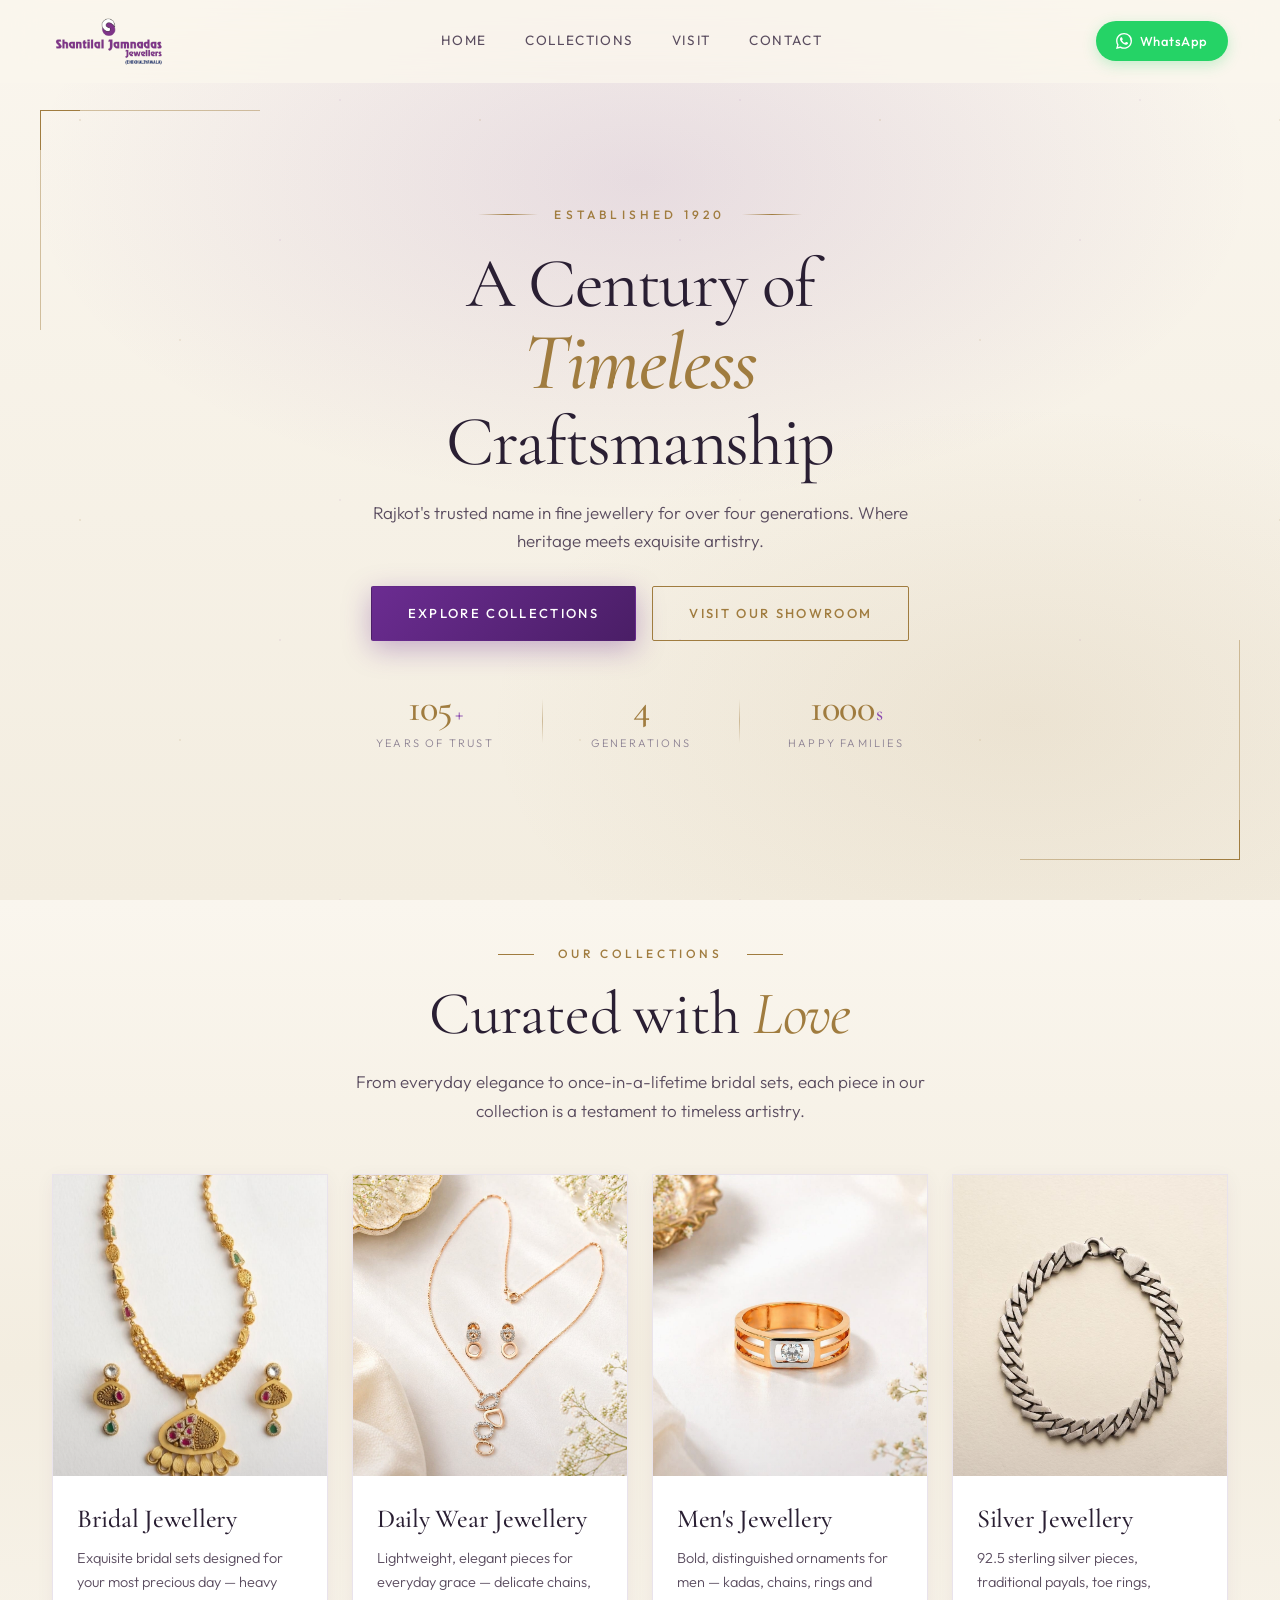
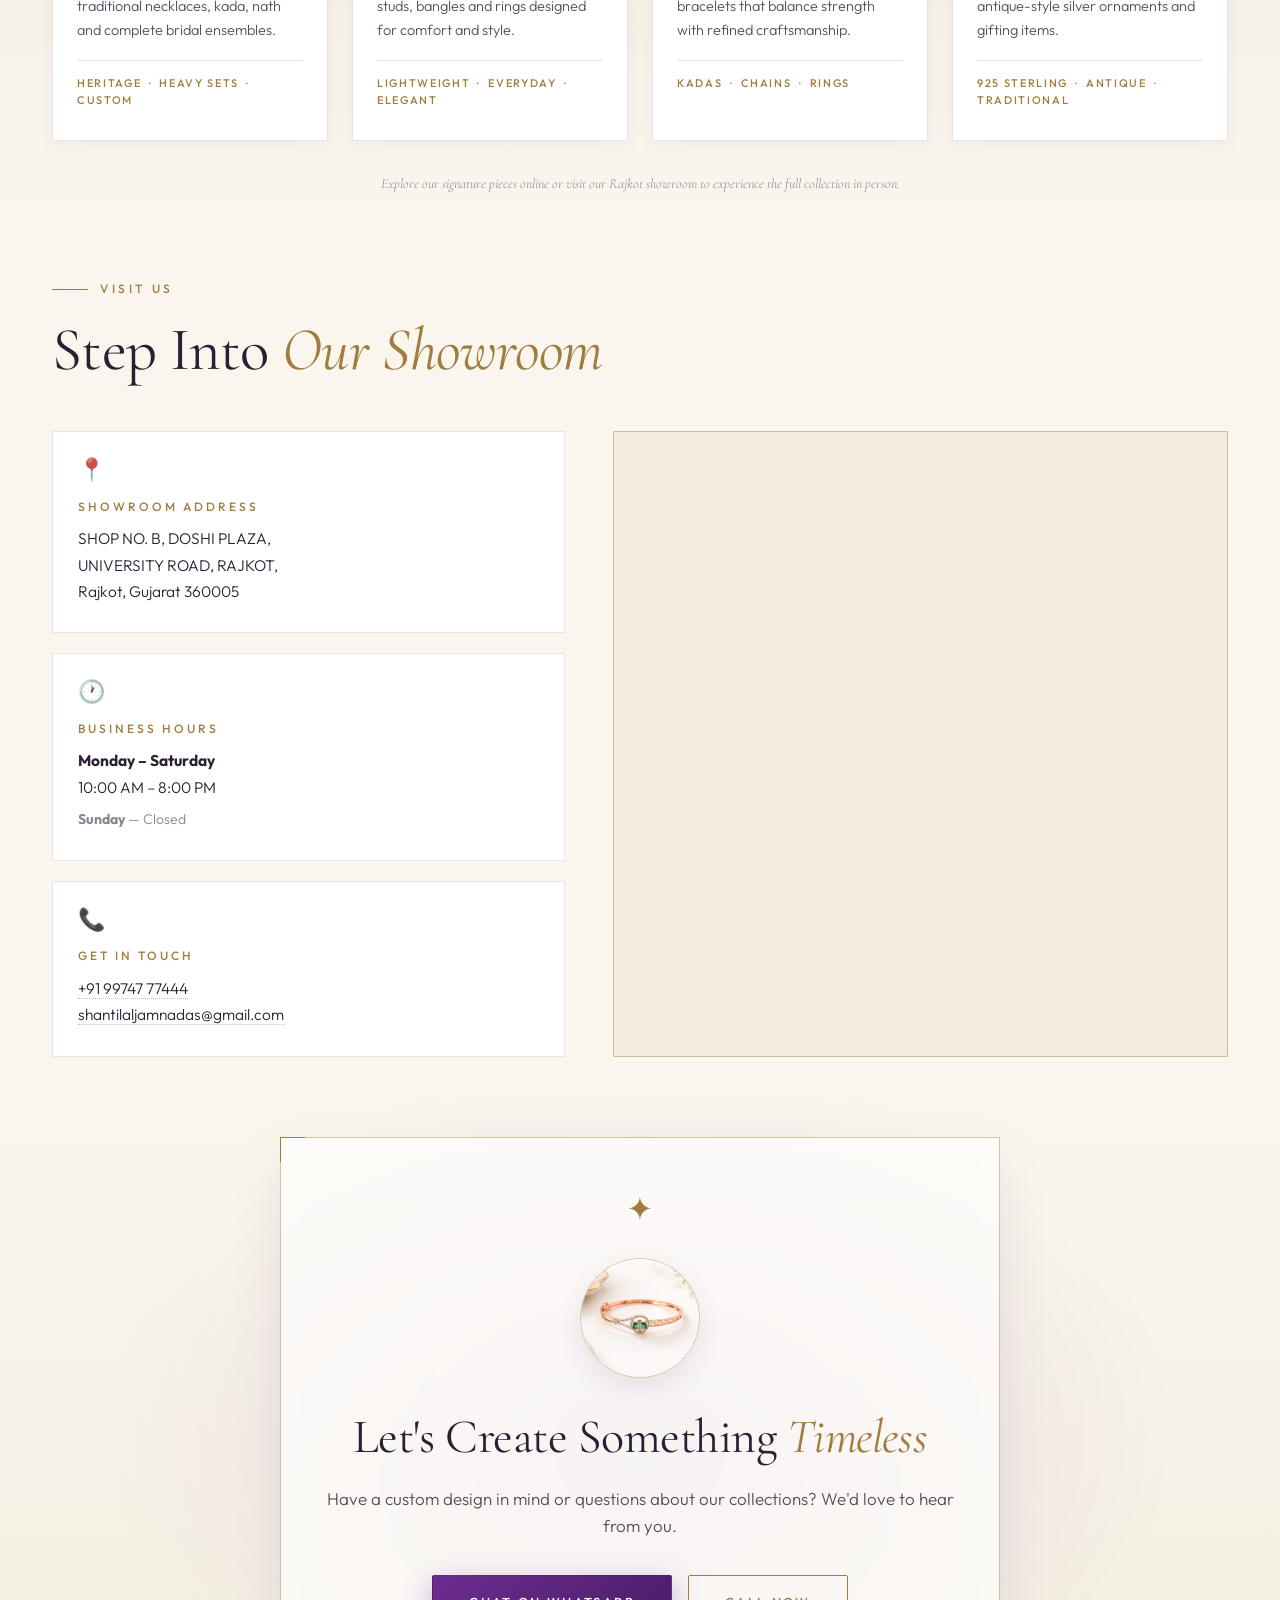
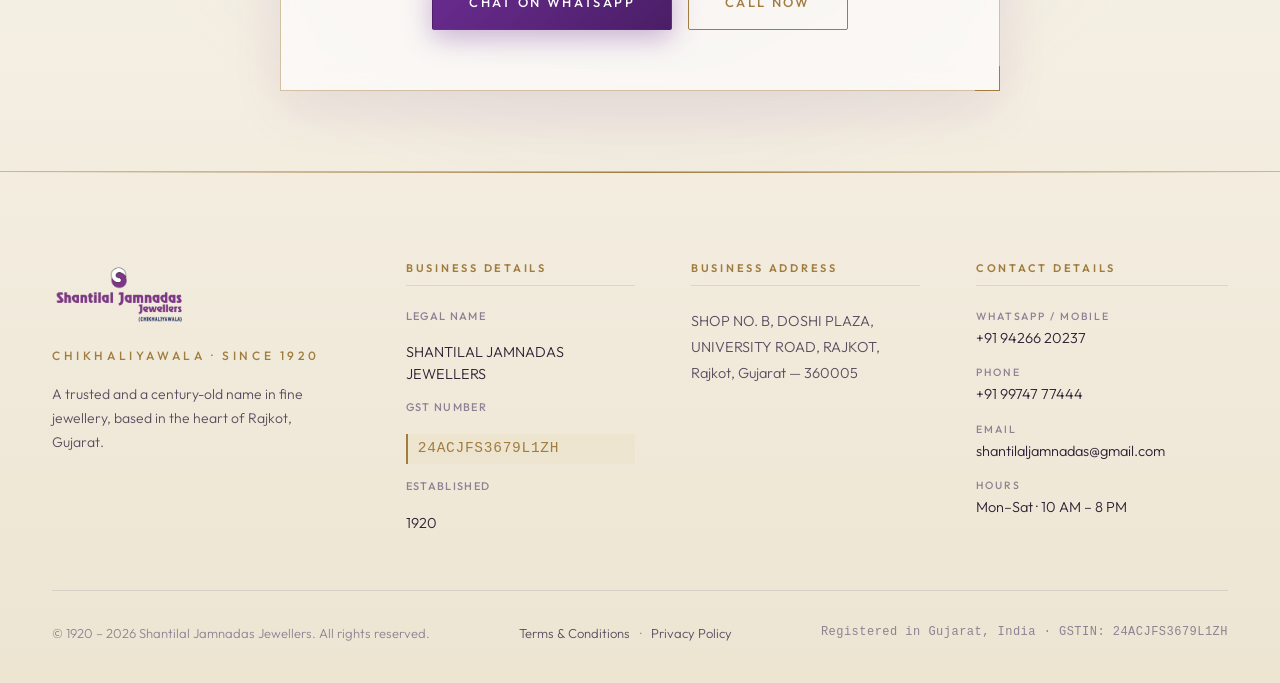
<file: index.html>
<!DOCTYPE html>
<html lang="en" prefix="og: http://ogp.me/ns#">
<head>
<meta charset="UTF-8" />
<meta name="viewport" content="width=device-width, initial-scale=1.0" />
<title>Shantilal Jamnadas Jewellers — Since 1920 | Rajkot</title>
<meta name="description" content="Shantilal Jamnadas Jewellers (Chikhaliyawala) — a trusted name in fine jewellery since 1920. Gold, Diamond, Silver & Bridal collections in Rajkot, Gujarat." />
<link rel="icon" type="image/png" href="assets/logo.png" />

<!-- Open Graph / Facebook -->
<meta property="og:type" content="website" />
<meta property="og:url" content="https://shantilaljamnadasjewellers.com/" />
<meta property="og:title" content="Shantilal Jamnadas Jewellers — Since 1920 | Rajkot" />
<meta property="og:description" content="A trusted name in fine jewellery since 1920. Gold, Diamond, Silver & Bridal collections in Rajkot, Gujarat." />
<meta property="og:image" content="https://shantilaljamnadasjewellers.com/assets/product/bridal_necklace.jpeg" />

<!-- Twitter -->
<meta property="twitter:card" content="summary_large_image" />
<meta property="twitter:url" content="https://shantilaljamnadasjewellers.com/" />
<meta property="twitter:title" content="Shantilal Jamnadas Jewellers — Since 1920 | Rajkot" />
<meta property="twitter:description" content="A trusted name in fine jewellery since 1920. Gold, Diamond, Silver & Bridal collections in Rajkot, Gujarat." />
<meta property="twitter:image" content="https://shantilaljamnadasjewellers.com/assets/product/bridal_necklace.jpeg" />

<!-- Fonts: Cormorant Garamond (display serif) + Outfit (body) -->
<link rel="preconnect" href="https://fonts.googleapis.com" />
<link rel="preconnect" href="https://fonts.gstatic.com" crossorigin />
<link href="https://fonts.googleapis.com/css2?family=Cormorant+Garamond:wght@300;400;500;600;700&family=Outfit:wght@300;400;500;600&display=swap" rel="stylesheet" />

<link rel="stylesheet" href="style.css" />
</head>
<body>

<!-- ============ NAVIGATION ============ -->
<header class="nav">
  <div class="nav__inner">
    <a href="#home" class="nav__logo">
      <img src="assets/logo.png" alt="Shantilal Jamnadas Jewellers" />
    </a>
    <nav class="nav__links" aria-label="Main navigation">
      <a href="#home">Home</a>
      <a href="#collections">Collections</a>
      <a href="#visit">Visit</a>
      <a href="#contact">Contact</a>
    </nav>
    <a href="https://wa.me/919426620237" class="nav__cta" target="_blank" rel="noopener">
      <svg width="16" height="16" viewBox="0 0 24 24" fill="currentColor"><path d="M17.472 14.382c-.297-.149-1.758-.867-2.03-.967-.273-.099-.471-.148-.67.15-.197.297-.767.966-.94 1.164-.173.199-.347.223-.644.075-.297-.15-1.255-.463-2.39-1.475-.883-.788-1.48-1.761-1.653-2.059-.173-.297-.018-.458.13-.606.134-.133.298-.347.446-.52.149-.174.198-.298.298-.497.099-.198.05-.371-.025-.52-.075-.149-.669-1.612-.916-2.207-.242-.579-.487-.5-.669-.51-.173-.008-.371-.01-.57-.01-.198 0-.52.074-.792.372-.272.297-1.04 1.016-1.04 2.479 0 1.462 1.065 2.875 1.213 3.074.149.198 2.096 3.2 5.077 4.487.709.306 1.262.489 1.694.626.712.226 1.36.194 1.872.118.571-.085 1.758-.719 2.006-1.413.248-.694.248-1.289.173-1.413-.074-.124-.272-.198-.57-.347m-5.421 7.403h-.004a9.87 9.87 0 01-5.031-1.378l-.361-.214-3.741.982.998-3.648-.235-.374a9.86 9.86 0 01-1.51-5.26c.001-5.45 4.436-9.884 9.888-9.884 2.64 0 5.122 1.03 6.988 2.898a9.825 9.825 0 012.893 6.994c-.003 5.45-4.437 9.884-9.885 9.884m8.413-18.297A11.815 11.815 0 0012.05 0C5.495 0 .16 5.335.157 11.892c0 2.096.547 4.142 1.588 5.945L.057 24l6.305-1.654a11.882 11.882 0 005.683 1.448h.005c6.554 0 11.89-5.335 11.893-11.893A11.821 11.821 0 0020.885 3.488"/></svg>
      WhatsApp
    </a>
  </div>
</header>

<!-- ============ HERO ============ -->
<section id="home" class="hero">
  <div class="hero__ornament hero__ornament--tl" aria-hidden="true"></div>
  <div class="hero__ornament hero__ornament--br" aria-hidden="true"></div>

  <div class="hero__content">
    <div class="hero__established">
      <span class="line"></span>
      <span>Established 1920</span>
      <span class="line"></span>
    </div>

    <h1 class="hero__title">
      <span class="hero__title-serif">A Century of</span>
      <span class="hero__title-accent">Timeless</span>
      <span class="hero__title-serif">Craftsmanship</span>
    </h1>

    <p class="hero__tagline">
      Rajkot's trusted name in fine jewellery for over four generations.
      Where heritage meets exquisite artistry.
    </p>

    <div class="hero__cta-group">
      <a href="#collections" class="btn btn--primary">Explore Collections</a>
      <a href="#visit" class="btn btn--ghost">Visit Our Showroom</a>
    </div>

    <div class="hero__stats">
      <div class="stat">
        <div class="stat__num">105<span>+</span></div>
        <div class="stat__label">Years of Trust</div>
      </div>
      <div class="stat__divider"></div>
      <div class="stat">
        <div class="stat__num">4</div>
        <div class="stat__label">Generations</div>
      </div>
      <div class="stat__divider"></div>
      <div class="stat">
        <div class="stat__num">1000<span>s</span></div>
        <div class="stat__label">Happy Families</div>
      </div>
    </div>
  </div>
</section>

<!-- ============ COLLECTIONS ============ -->
<section id="collections" class="collections">
  <div class="container">
    <div class="section-head section-head--center">
      <div class="section-head__eyebrow">Our Collections</div>
      <h2 class="section-head__title">Curated with <em>Love</em></h2>
      <p class="section-head__sub">
        From everyday elegance to once-in-a-lifetime bridal sets, each piece in our collection
        is a testament to timeless artistry.
      </p>
    </div>

    <div class="collections__grid">
      <article class="collection-card">
        <div class="collection-card__visual">
          <img src="assets/product/bridal_necklace.jpeg" alt="Bridal Jewellery Collection" class="collection-card__img" />
          <div class="collection-card__overlay"></div>
        </div>
        <div class="collection-card__body">
          <h3>Bridal Jewellery</h3>
          <p>Exquisite bridal sets designed for your most precious day — heavy traditional necklaces, kada, nath and complete bridal ensembles.</p>
          <div class="collection-card__meta">Heritage &nbsp;·&nbsp; Heavy Sets &nbsp;·&nbsp; Custom</div>
        </div>
      </article>

      <article class="collection-card">
        <div class="collection-card__visual">
          <img src="assets/product/diamond_necklace_set.jpeg" alt="Daily Wear Jewellery Collection" class="collection-card__img" />
          <div class="collection-card__overlay"></div>
        </div>
        <div class="collection-card__body">
          <h3>Daily Wear Jewellery</h3>
          <p>Lightweight, elegant pieces for everyday grace — delicate chains, studs, bangles and rings designed for comfort and style.</p>
          <div class="collection-card__meta">Lightweight &nbsp;·&nbsp; Everyday &nbsp;·&nbsp; Elegant</div>
        </div>
      </article>

      <article class="collection-card">
        <div class="collection-card__visual">
          <img src="assets/product/mens_ring.jpeg" alt="Men's Jewellery Collection" class="collection-card__img" />
          <div class="collection-card__overlay"></div>
        </div>
        <div class="collection-card__body">
          <h3>Men's Jewellery</h3>
          <p>Bold, distinguished ornaments for men — kadas, chains, rings and bracelets that balance strength with refined craftsmanship.</p>
          <div class="collection-card__meta">Kadas &nbsp;·&nbsp; Chains &nbsp;·&nbsp; Rings</div>
        </div>
      </article>

      <article class="collection-card">
        <div class="collection-card__visual">
          <img src="assets/product/silver_bracelet.jpeg" alt="Silver Jewellery Collection" class="collection-card__img" />
          <div class="collection-card__overlay"></div>
        </div>
        <div class="collection-card__body">
          <h3>Silver Jewellery</h3>
          <p>92.5 sterling silver pieces, traditional payals, toe rings, antique-style silver ornaments and gifting items.</p>
          <div class="collection-card__meta">925 Sterling &nbsp;·&nbsp; Antique &nbsp;·&nbsp; Traditional</div>
        </div>
      </article>
    </div>

    <div class="collections__note">
      <p>Explore our signature pieces online or visit our Rajkot showroom to experience the full collection in person.</p>
    </div>
  </div>
</section>

<!-- ============ VISIT / SHOWROOM ============ -->
<section id="visit" class="visit">
  <div class="container">
    <div class="section-head">
      <div class="section-head__eyebrow">Visit Us</div>
      <h2 class="section-head__title">Step Into <em>Our Showroom</em></h2>
    </div>

    <div class="visit__grid">
      <div class="visit__info">
        <div class="visit-card">
          <div class="visit-card__icon">📍</div>
          <h4>Showroom Address</h4>
          <p>SHOP NO. B, DOSHI PLAZA,<br />UNIVERSITY ROAD, RAJKOT,<br />Rajkot, Gujarat 360005</p>
        </div>

        <div class="visit-card">
          <div class="visit-card__icon">🕐</div>
          <h4>Business Hours</h4>
          <p><strong>Monday – Saturday</strong><br />10:00 AM – 8:00 PM</p>
          <p class="visit-card__closed"><strong>Sunday</strong> — Closed</p>
        </div>

        <div class="visit-card">
          <div class="visit-card__icon">📞</div>
          <h4>Get in Touch</h4>
          <p>
            <a href="tel:+919974777444">+91 99747 77444</a><br />
            <a href="mailto:shantilaljamnadas@gmail.com">shantilaljamnadas@gmail.com</a>
          </p>
        </div>
      </div>

      <div class="visit__map">
        <iframe
          src="https://www.google.com/maps?q=SHOP+NO.+B,+DOSHI+PLAZA,+UNIVERSITY+ROAD,+RAJKOT,+Rajkot,+Gujarat,+360005&output=embed"
          width="100%" height="100%" style="border:0;" allowfullscreen="" loading="lazy"
          referrerpolicy="no-referrer-when-downgrade"
          title="Shantilal Jamnadas Jewellers — Rajkot Location">
        </iframe>
      </div>
    </div>
  </div>
</section>

<!-- ============ CONTACT CTA ============ -->
<section id="contact" class="contact-cta">
  <div class="container">
    <div class="contact-cta__inner">
      <div class="contact-cta__ornament" aria-hidden="true">✦</div>
      <div class="contact-cta__visual">
        <img src="assets/product/featured_emerald.jpeg" alt="Featured Jewellery" />
      </div>
      <h2>Let's Create Something <em>Timeless</em></h2>
      <p>Have a custom design in mind or questions about our collections? We'd love to hear from you.</p>
      <div class="contact-cta__buttons">
        <a href="https://wa.me/919426620237" target="_blank" rel="noopener" class="btn btn--primary">
          Chat on WhatsApp
        </a>
        <a href="tel:+919974777444" class="btn btn--ghost">Call Now</a>
      </div>
    </div>
  </div>
</section>

<!-- ============ FOOTER (Meta Verification Critical Section) ============ -->
<footer class="footer" id="footer">
  <div class="container">
    <div class="footer__grid">

      <div class="footer__brand">
        <img src="assets/logo.png" alt="Shantilal Jamnadas Jewellers" class="footer__logo" />
        <p class="footer__tagline">Chikhaliyawala · Since 1920</p>
        <p class="footer__about">
          A trusted and a century-old name in fine jewellery, based in the
          heart of Rajkot, Gujarat.
        </p>
      </div>

      <div class="footer__col">
        <h4>Business Details</h4>
        <dl class="footer__details">
          <dt>Legal Name</dt>
          <dd>SHANTILAL JAMNADAS JEWELLERS</dd>

          <dt>GST Number</dt>
          <dd class="footer__gst">24ACJFS3679L1ZH</dd>

          <dt>Established</dt>
          <dd>1920</dd>
        </dl>
      </div>

      <div class="footer__col">
        <h4>Business Address</h4>
        <address>
          SHOP NO. B, DOSHI PLAZA,<br />
          UNIVERSITY ROAD, RAJKOT,<br />
          Rajkot, Gujarat — 360005
        </address>
      </div>

      <div class="footer__col">
        <h4>Contact Details</h4>
        <ul class="footer__contact">
          <li>
            <span class="footer__label">WhatsApp / Mobile</span>
            <a href="https://wa.me/919426620237" target="_blank" rel="noopener">+91 94266 20237</a>
          </li>
          <li>
            <span class="footer__label">Phone</span>
            <a href="tel:+919974777444">+91 99747 77444</a>
          </li>
          <li>
            <span class="footer__label">Email</span>
            <a href="mailto:shantilaljamnadas@gmail.com">shantilaljamnadas@gmail.com</a>
          </li>
          <li>
            <span class="footer__label">Hours</span>
            <span>Mon–Sat · 10 AM – 8 PM</span>
          </li>
        </ul>
      </div>
    </div>

    <div class="footer__bottom">
      <p>© 1920 – <span id="year"></span> Shantilal Jamnadas Jewellers. All rights reserved.</p>
      <nav class="footer__links" aria-label="Legal">
        <a href="terms.html">Terms &amp; Conditions</a>
        <span aria-hidden="true">·</span>
        <a href="privacy.html">Privacy Policy</a>
      </nav>
      <p class="footer__legal">Registered in Gujarat, India · GSTIN: 24ACJFS3679L1ZH</p>
    </div>
  </div>
</footer>

<script>
  // Year
  document.getElementById('year').textContent = new Date().getFullYear();

  // Smooth scroll (progressive enhancement)
  document.querySelectorAll('a[href^="#"]').forEach(a => {
    a.addEventListener('click', e => {
      const id = a.getAttribute('href');
      if (id.length > 1) {
        const el = document.querySelector(id);
        if (el) { e.preventDefault(); el.scrollIntoView({ behavior: 'smooth', block: 'start' }); }
      }
    });
  });

  // Reveal on scroll
  const io = new IntersectionObserver((entries) => {
    entries.forEach(e => {
      if (e.isIntersecting) { e.target.classList.add('in'); io.unobserve(e.target); }
    });
  }, { threshold: 0.12 });
  document.querySelectorAll('.reveal, .section-head, .collection-card, .visit-card, .heritage__card, .heritage__text > *, .stat').forEach(el => io.observe(el));

  // Sticky nav shadow
  const nav = document.querySelector('.nav');
  window.addEventListener('scroll', () => {
    nav.classList.toggle('nav--scrolled', window.scrollY > 20);
  });
</script>

</body>
</html>
</file>
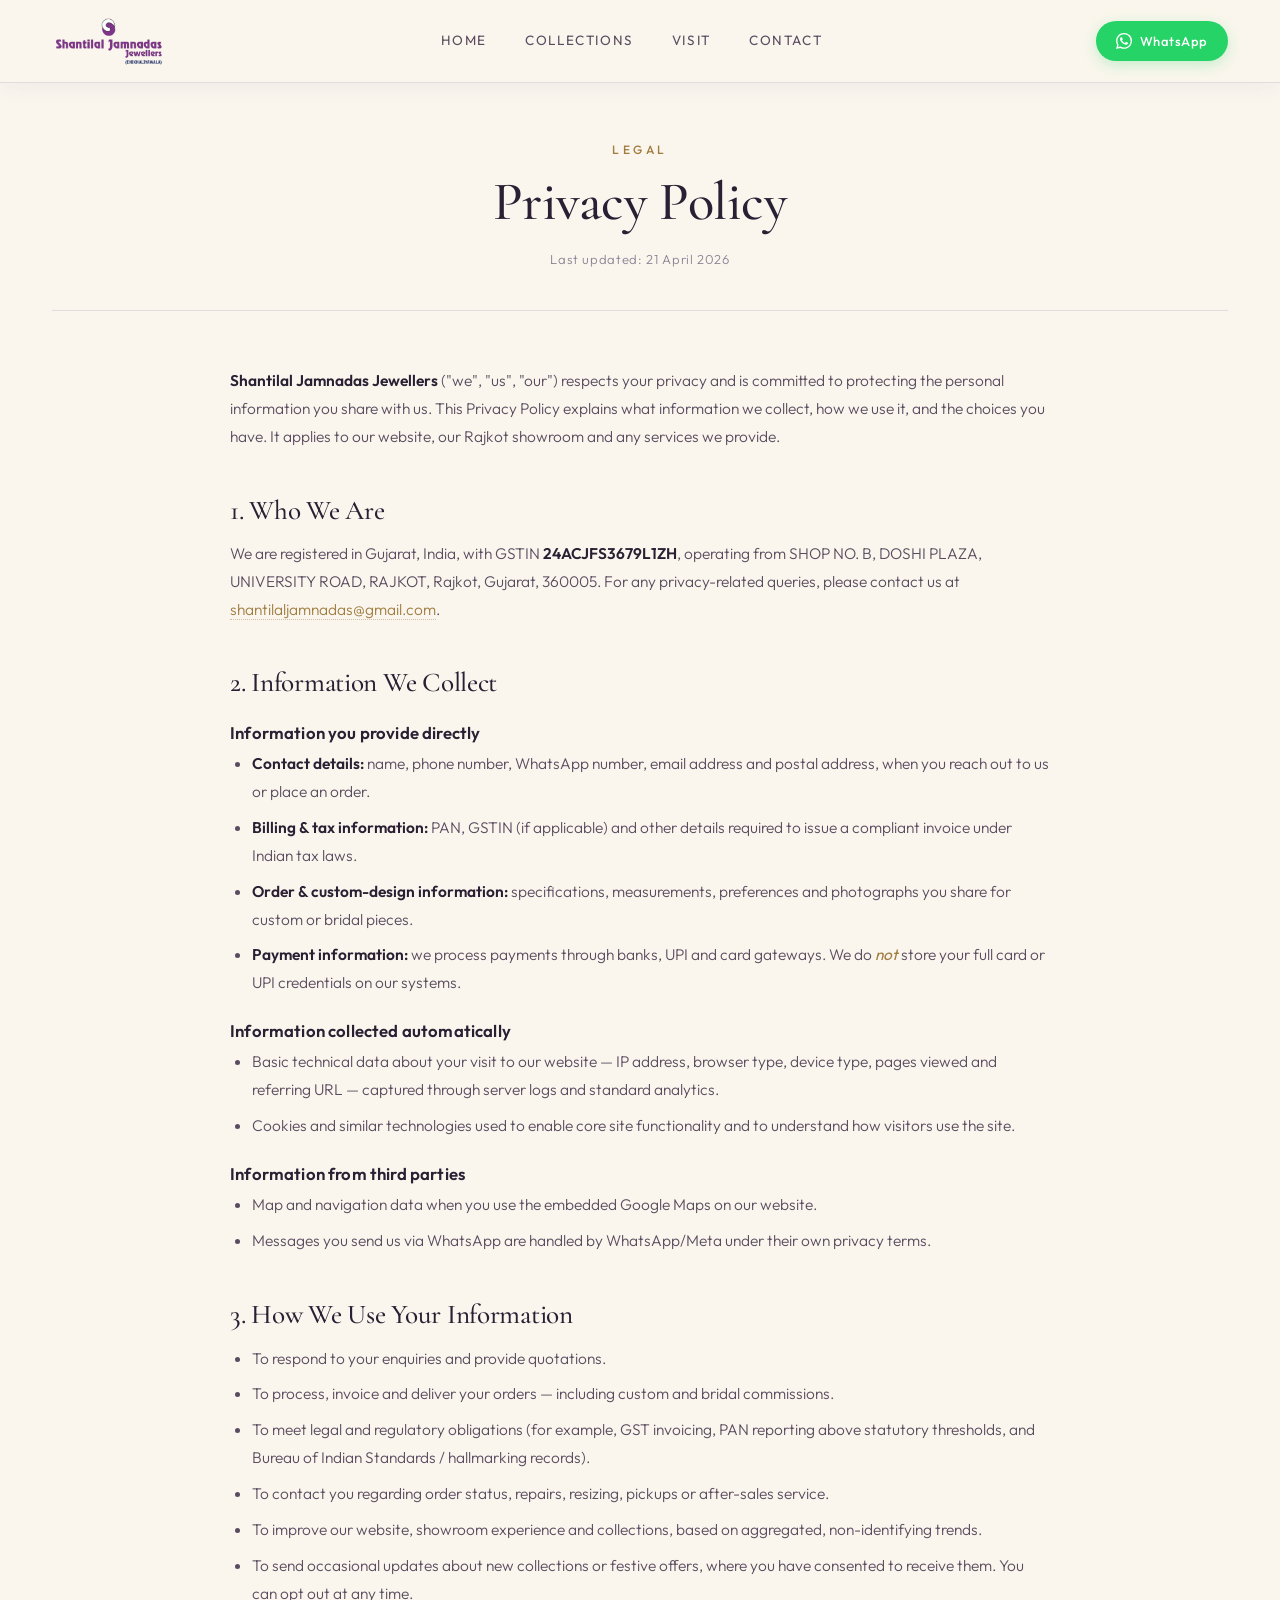
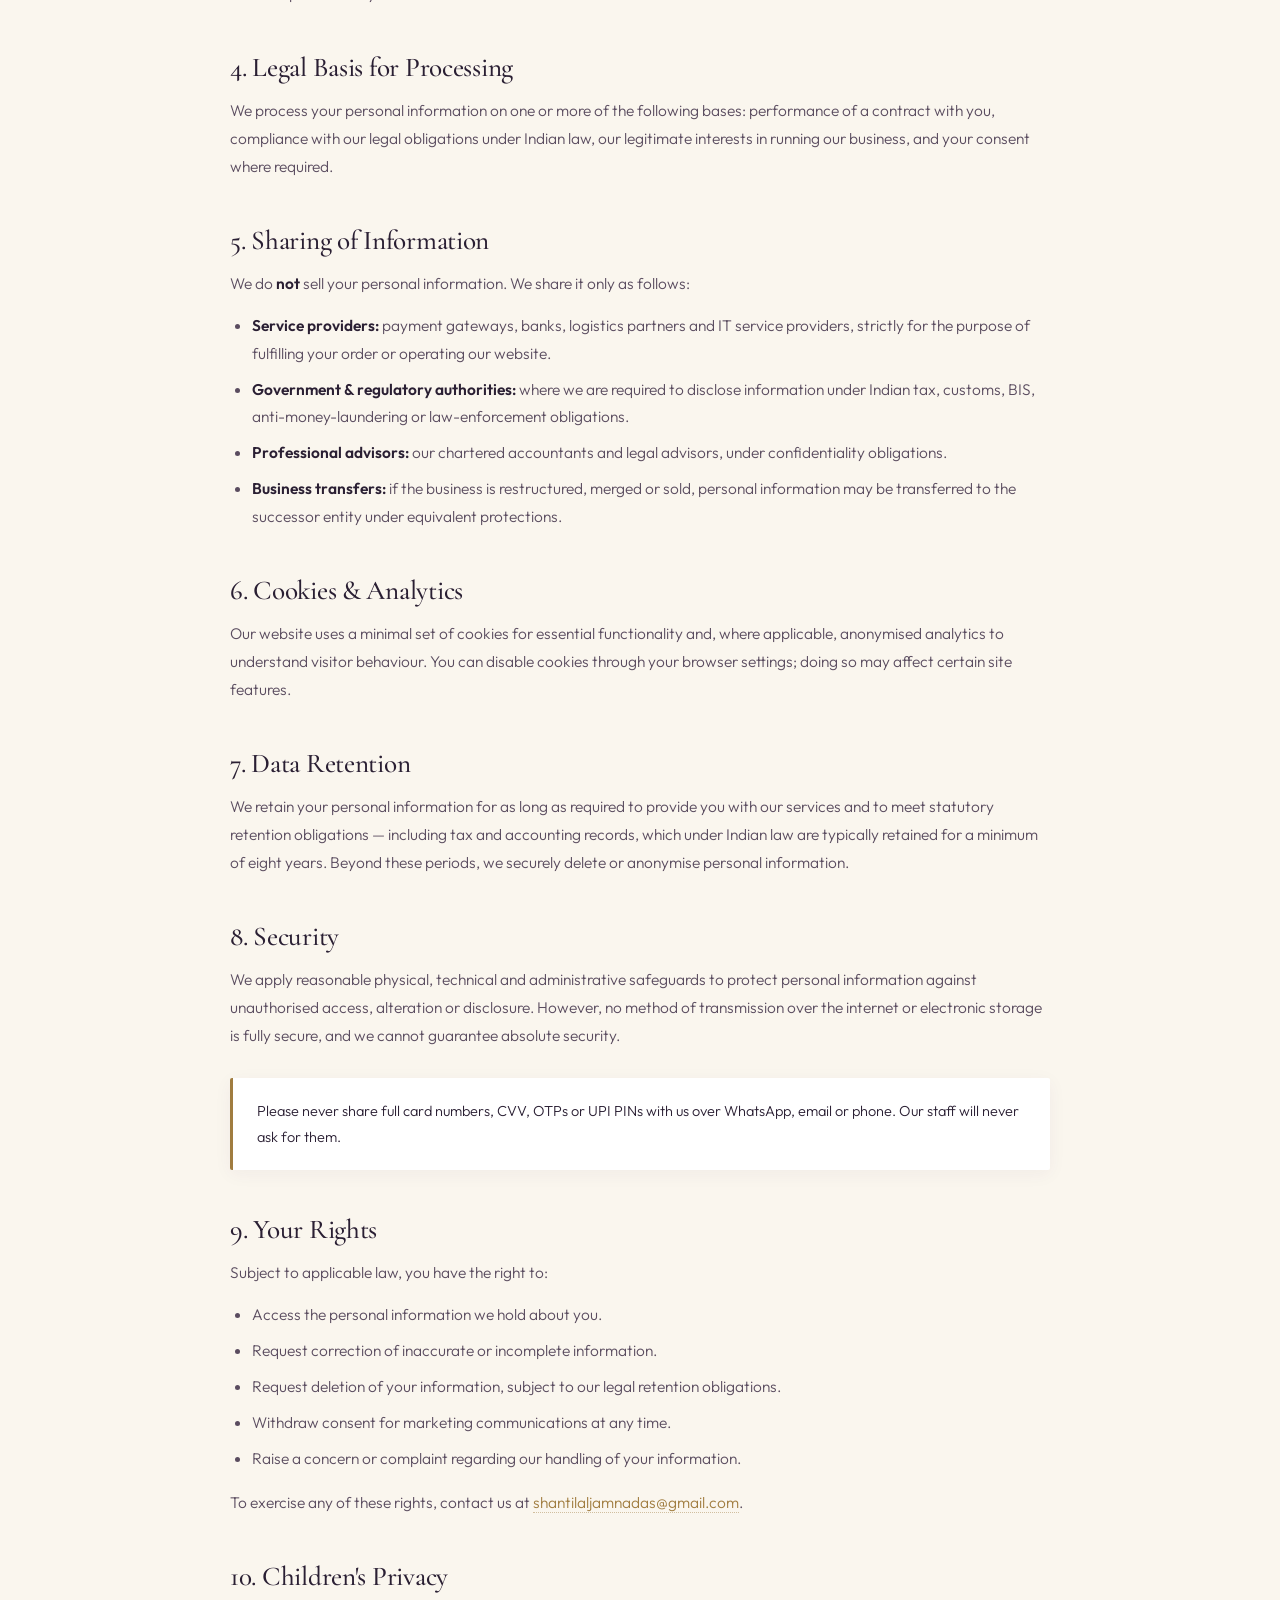
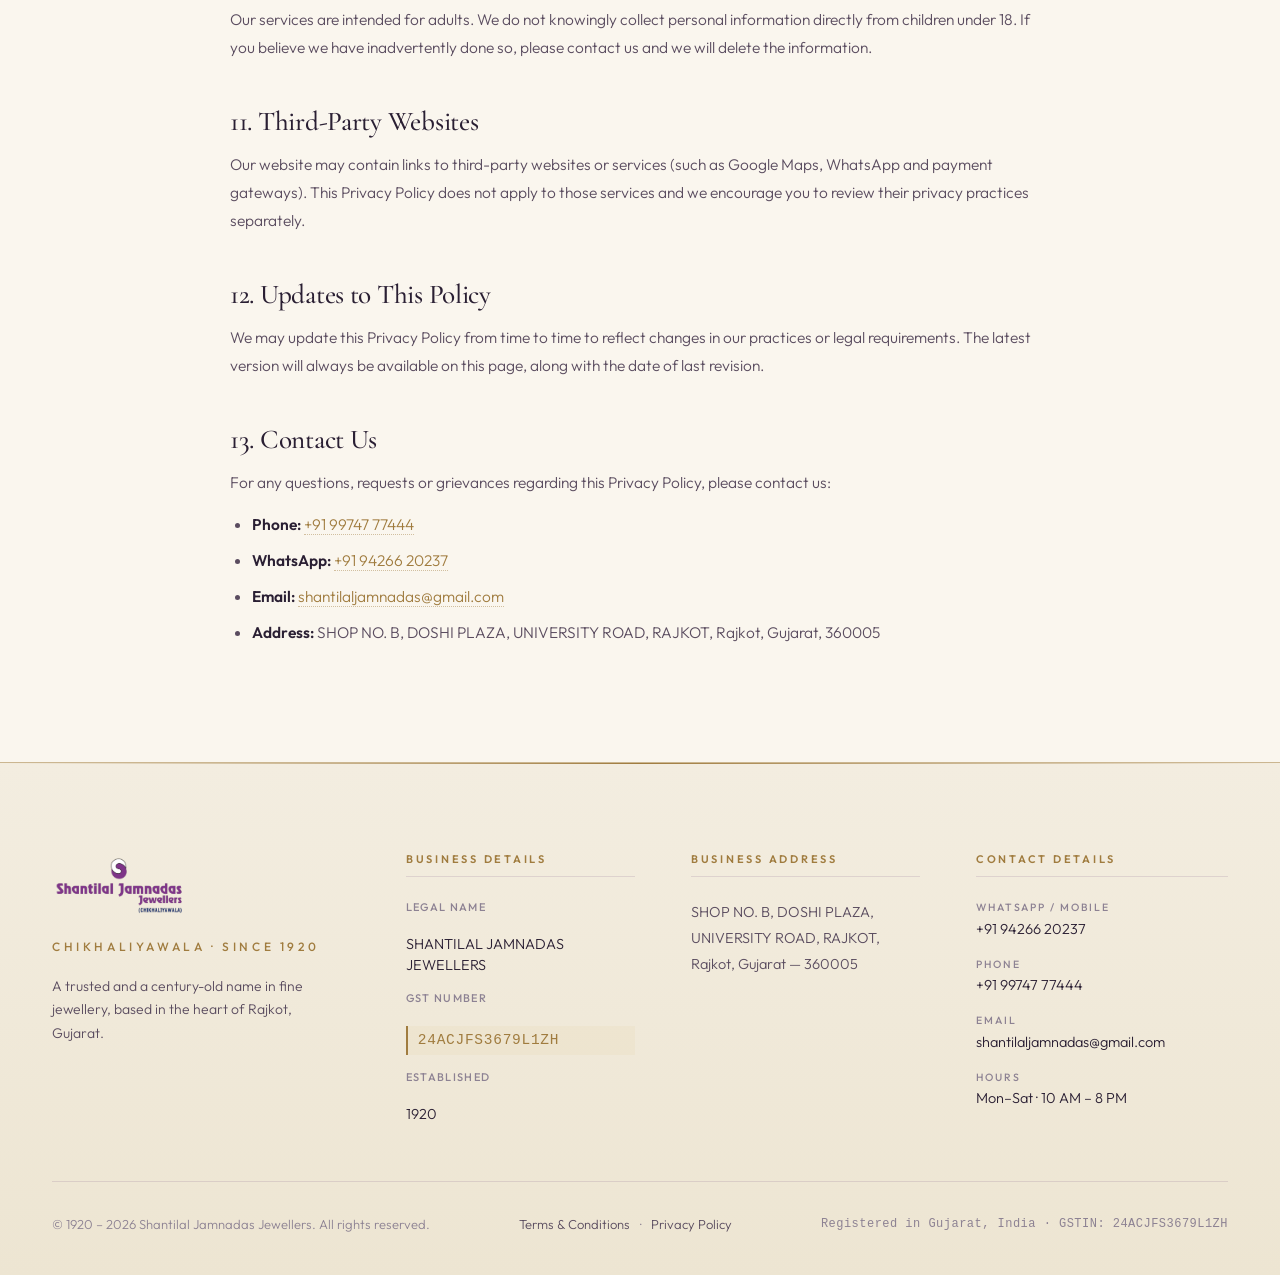
<file: privacy.html>
<!DOCTYPE html>
<html lang="en">
<head>
<meta charset="UTF-8" />
<meta name="viewport" content="width=device-width, initial-scale=1.0" />
<title>Privacy Policy — Shantilal Jamnadas Jewellers</title>
<meta name="description" content="Privacy Policy for Shantilal Jamnadas Jewellers, Rajkot — how we collect, use and protect your personal information." />
<meta name="robots" content="index,follow" />
<link rel="icon" type="image/png" href="assets/logo.png" />

<link rel="preconnect" href="https://fonts.googleapis.com" />
<link rel="preconnect" href="https://fonts.gstatic.com" crossorigin />
<link href="https://fonts.googleapis.com/css2?family=Cormorant+Garamond:wght@300;400;500;600;700&family=Outfit:wght@300;400;500;600&display=swap" rel="stylesheet" />

<link rel="stylesheet" href="style.css" />
</head>
<body>

<!-- ============ NAVIGATION ============ -->
<header class="nav nav--scrolled">
  <div class="nav__inner">
    <a href="index.html#home" class="nav__logo">
      <img src="assets/logo.png" alt="Shantilal Jamnadas Jewellers" />
    </a>
    <nav class="nav__links" aria-label="Main navigation">
      <a href="index.html#home">Home</a>
      <a href="index.html#collections">Collections</a>
      <a href="index.html#visit">Visit</a>
      <a href="index.html#contact">Contact</a>
    </nav>
    <a href="https://wa.me/919426620237" class="nav__cta" target="_blank" rel="noopener">
      <svg width="16" height="16" viewBox="0 0 24 24" fill="currentColor"><path d="M17.472 14.382c-.297-.149-1.758-.867-2.03-.967-.273-.099-.471-.148-.67.15-.197.297-.767.966-.94 1.164-.173.199-.347.223-.644.075-.297-.15-1.255-.463-2.39-1.475-.883-.788-1.48-1.761-1.653-2.059-.173-.297-.018-.458.13-.606.134-.133.298-.347.446-.52.149-.174.198-.298.298-.497.099-.198.05-.371-.025-.52-.075-.149-.669-1.612-.916-2.207-.242-.579-.487-.5-.669-.51-.173-.008-.371-.01-.57-.01-.198 0-.52.074-.792.372-.272.297-1.04 1.016-1.04 2.479 0 1.462 1.065 2.875 1.213 3.074.149.198 2.096 3.2 5.077 4.487.709.306 1.262.489 1.694.626.712.226 1.36.194 1.872.118.571-.085 1.758-.719 2.006-1.413.248-.694.248-1.289.173-1.413-.074-.124-.272-.198-.57-.347m-5.421 7.403h-.004a9.87 9.87 0 01-5.031-1.378l-.361-.214-3.741.982.998-3.648-.235-.374a9.86 9.86 0 01-1.51-5.26c.001-5.45 4.436-9.884 9.888-9.884 2.64 0 5.122 1.03 6.988 2.898a9.825 9.825 0 012.893 6.994c-.003 5.45-4.437 9.884-9.885 9.884m8.413-18.297A11.815 11.815 0 0012.05 0C5.495 0 .16 5.335.157 11.892c0 2.096.547 4.142 1.588 5.945L.057 24l6.305-1.654a11.882 11.882 0 005.683 1.448h.005c6.554 0 11.89-5.335 11.893-11.893A11.821 11.821 0 0020.885 3.488"/></svg>
      WhatsApp
    </a>
  </div>
</header>

<!-- ============ LEGAL PAGE ============ -->
<main class="legal-page">
  <div class="container">
    <div class="legal-page__head">
      <div class="legal-page__eyebrow">Legal</div>
      <h1 class="legal-page__title">Privacy Policy</h1>
      <p class="legal-page__updated">Last updated: 21 April 2026</p>
    </div>

    <div class="legal-content">
      <p>
        <strong>Shantilal Jamnadas Jewellers</strong> ("we", "us", "our") respects your privacy and is
        committed to protecting the personal information you share with us. This Privacy Policy
        explains what information we collect, how we use it, and the choices you have. It applies to
        our website, our Rajkot showroom and any services we provide.
      </p>

      <h2>1. Who We Are</h2>
      <p>
        We are registered in Gujarat, India, with GSTIN <strong>24ACJFS3679L1ZH</strong>,
        operating from SHOP NO. B, DOSHI PLAZA, UNIVERSITY ROAD, RAJKOT, Rajkot, Gujarat, 360005. For any privacy-related queries, please contact us at
        <a href="mailto:shantilaljamnadas@gmail.com">shantilaljamnadas@gmail.com</a>.
      </p>

      <h2>2. Information We Collect</h2>

      <h3>Information you provide directly</h3>
      <ul>
        <li><strong>Contact details:</strong> name, phone number, WhatsApp number, email address and postal address, when you reach out to us or place an order.</li>
        <li><strong>Billing &amp; tax information:</strong> PAN, GSTIN (if applicable) and other details required to issue a compliant invoice under Indian tax laws.</li>
        <li><strong>Order &amp; custom-design information:</strong> specifications, measurements, preferences and photographs you share for custom or bridal pieces.</li>
        <li><strong>Payment information:</strong> we process payments through banks, UPI and card gateways. We do <em>not</em> store your full card or UPI credentials on our systems.</li>
      </ul>

      <h3>Information collected automatically</h3>
      <ul>
        <li>Basic technical data about your visit to our website — IP address, browser type, device type, pages viewed and referring URL — captured through server logs and standard analytics.</li>
        <li>Cookies and similar technologies used to enable core site functionality and to understand how visitors use the site.</li>
      </ul>

      <h3>Information from third parties</h3>
      <ul>
        <li>Map and navigation data when you use the embedded Google Maps on our website.</li>
        <li>Messages you send us via WhatsApp are handled by WhatsApp/Meta under their own privacy terms.</li>
      </ul>

      <h2>3. How We Use Your Information</h2>
      <ul>
        <li>To respond to your enquiries and provide quotations.</li>
        <li>To process, invoice and deliver your orders — including custom and bridal commissions.</li>
        <li>To meet legal and regulatory obligations (for example, GST invoicing, PAN reporting above statutory thresholds, and Bureau of Indian Standards / hallmarking records).</li>
        <li>To contact you regarding order status, repairs, resizing, pickups or after-sales service.</li>
        <li>To improve our website, showroom experience and collections, based on aggregated, non-identifying trends.</li>
        <li>To send occasional updates about new collections or festive offers, where you have consented to receive them. You can opt out at any time.</li>
      </ul>

      <h2>4. Legal Basis for Processing</h2>
      <p>
        We process your personal information on one or more of the following bases: performance of a
        contract with you, compliance with our legal obligations under Indian law, our legitimate
        interests in running our business, and your consent where required.
      </p>

      <h2>5. Sharing of Information</h2>
      <p>We do <strong>not</strong> sell your personal information. We share it only as follows:</p>
      <ul>
        <li><strong>Service providers:</strong> payment gateways, banks, logistics partners and IT service providers, strictly for the purpose of fulfilling your order or operating our website.</li>
        <li><strong>Government &amp; regulatory authorities:</strong> where we are required to disclose information under Indian tax, customs, BIS, anti-money-laundering or law-enforcement obligations.</li>
        <li><strong>Professional advisors:</strong> our chartered accountants and legal advisors, under confidentiality obligations.</li>
        <li><strong>Business transfers:</strong> if the business is restructured, merged or sold, personal information may be transferred to the successor entity under equivalent protections.</li>
      </ul>

      <h2>6. Cookies &amp; Analytics</h2>
      <p>
        Our website uses a minimal set of cookies for essential functionality and, where applicable,
        anonymised analytics to understand visitor behaviour. You can disable cookies through your
        browser settings; doing so may affect certain site features.
      </p>

      <h2>7. Data Retention</h2>
      <p>
        We retain your personal information for as long as required to provide you with our services
        and to meet statutory retention obligations — including tax and accounting records, which
        under Indian law are typically retained for a minimum of eight years. Beyond these periods, we
        securely delete or anonymise personal information.
      </p>

      <h2>8. Security</h2>
      <p>
        We apply reasonable physical, technical and administrative safeguards to protect personal
        information against unauthorised access, alteration or disclosure. However, no method of
        transmission over the internet or electronic storage is fully secure, and we cannot guarantee
        absolute security.
      </p>

      <div class="legal-callout">
        <p>Please never share full card numbers, CVV, OTPs or UPI PINs with us over WhatsApp, email or phone. Our staff will never ask for them.</p>
      </div>

      <h2>9. Your Rights</h2>
      <p>Subject to applicable law, you have the right to:</p>
      <ul>
        <li>Access the personal information we hold about you.</li>
        <li>Request correction of inaccurate or incomplete information.</li>
        <li>Request deletion of your information, subject to our legal retention obligations.</li>
        <li>Withdraw consent for marketing communications at any time.</li>
        <li>Raise a concern or complaint regarding our handling of your information.</li>
      </ul>
      <p>
        To exercise any of these rights, contact us at
        <a href="mailto:shantilaljamnadas@gmail.com">shantilaljamnadas@gmail.com</a>.
      </p>

      <h2>10. Children's Privacy</h2>
      <p>
        Our services are intended for adults. We do not knowingly collect personal information directly
        from children under 18. If you believe we have inadvertently done so, please contact us and we
        will delete the information.
      </p>

      <h2>11. Third-Party Websites</h2>
      <p>
        Our website may contain links to third-party websites or services (such as Google Maps,
        WhatsApp and payment gateways). This Privacy Policy does not apply to those services and we
        encourage you to review their privacy practices separately.
      </p>

      <h2>12. Updates to This Policy</h2>
      <p>
        We may update this Privacy Policy from time to time to reflect changes in our practices or
        legal requirements. The latest version will always be available on this page, along with the
        date of last revision.
      </p>

      <h2>13. Contact Us</h2>
      <p>For any questions, requests or grievances regarding this Privacy Policy, please contact us:</p>
      <ul>
        <li><strong>Phone:</strong> <a href="tel:+919974777444">+91 99747 77444</a></li>
        <li><strong>WhatsApp:</strong> <a href="https://wa.me/919426620237">+91 94266 20237</a></li>
        <li><strong>Email:</strong> <a href="mailto:shantilaljamnadas@gmail.com">shantilaljamnadas@gmail.com</a></li>
        <li><strong>Address:</strong> SHOP NO. B, DOSHI PLAZA, UNIVERSITY ROAD, RAJKOT, Rajkot, Gujarat, 360005</li>
      </ul>
    </div>
  </div>
</main>

<!-- ============ FOOTER ============ -->
<footer class="footer" id="footer">
  <div class="container">
    <div class="footer__grid">

      <div class="footer__brand">
        <img src="assets/logo.png" alt="Shantilal Jamnadas Jewellers" class="footer__logo" />
        <p class="footer__tagline">Chikhaliyawala · Since 1920</p>
        <p class="footer__about">
          A trusted and a century-old name in fine jewellery, based in the
          heart of Rajkot, Gujarat.
        </p>
      </div>

      <div class="footer__col">
        <h4>Business Details</h4>
        <dl class="footer__details">
          <dt>Legal Name</dt>
          <dd>SHANTILAL JAMNADAS JEWELLERS</dd>

          <dt>GST Number</dt>
          <dd class="footer__gst">24ACJFS3679L1ZH</dd>

          <dt>Established</dt>
          <dd>1920</dd>
        </dl>
      </div>

      <div class="footer__col">
        <h4>Business Address</h4>
        <address>
          SHOP NO. B, DOSHI PLAZA,<br />
          UNIVERSITY ROAD, RAJKOT,<br />
          Rajkot, Gujarat — 360005
        </address>
      </div>

      <div class="footer__col">
        <h4>Contact Details</h4>
        <ul class="footer__contact">
          <li>
            <span class="footer__label">WhatsApp / Mobile</span>
            <a href="https://wa.me/919426620237" target="_blank" rel="noopener">+91 94266 20237</a>
          </li>
          <li>
            <span class="footer__label">Phone</span>
            <a href="tel:+919974777444">+91 99747 77444</a>
          </li>
          <li>
            <span class="footer__label">Email</span>
            <a href="mailto:shantilaljamnadas@gmail.com">shantilaljamnadas@gmail.com</a>
          </li>
          <li>
            <span class="footer__label">Hours</span>
            <span>Mon–Sat · 10 AM – 8 PM</span>
          </li>
        </ul>
      </div>
    </div>

    <div class="footer__bottom">
      <p>© 1920 – <span id="year"></span> Shantilal Jamnadas Jewellers. All rights reserved.</p>
      <nav class="footer__links" aria-label="Legal">
        <a href="terms.html">Terms &amp; Conditions</a>
        <span aria-hidden="true">·</span>
        <a href="privacy.html">Privacy Policy</a>
      </nav>
      <p class="footer__legal">Registered in Gujarat, India · GSTIN: 24ACJFS3679L1ZH</p>
    </div>
  </div>
</footer>

<script>
  document.getElementById('year').textContent = new Date().getFullYear();
</script>

</body>
</html>
</file>
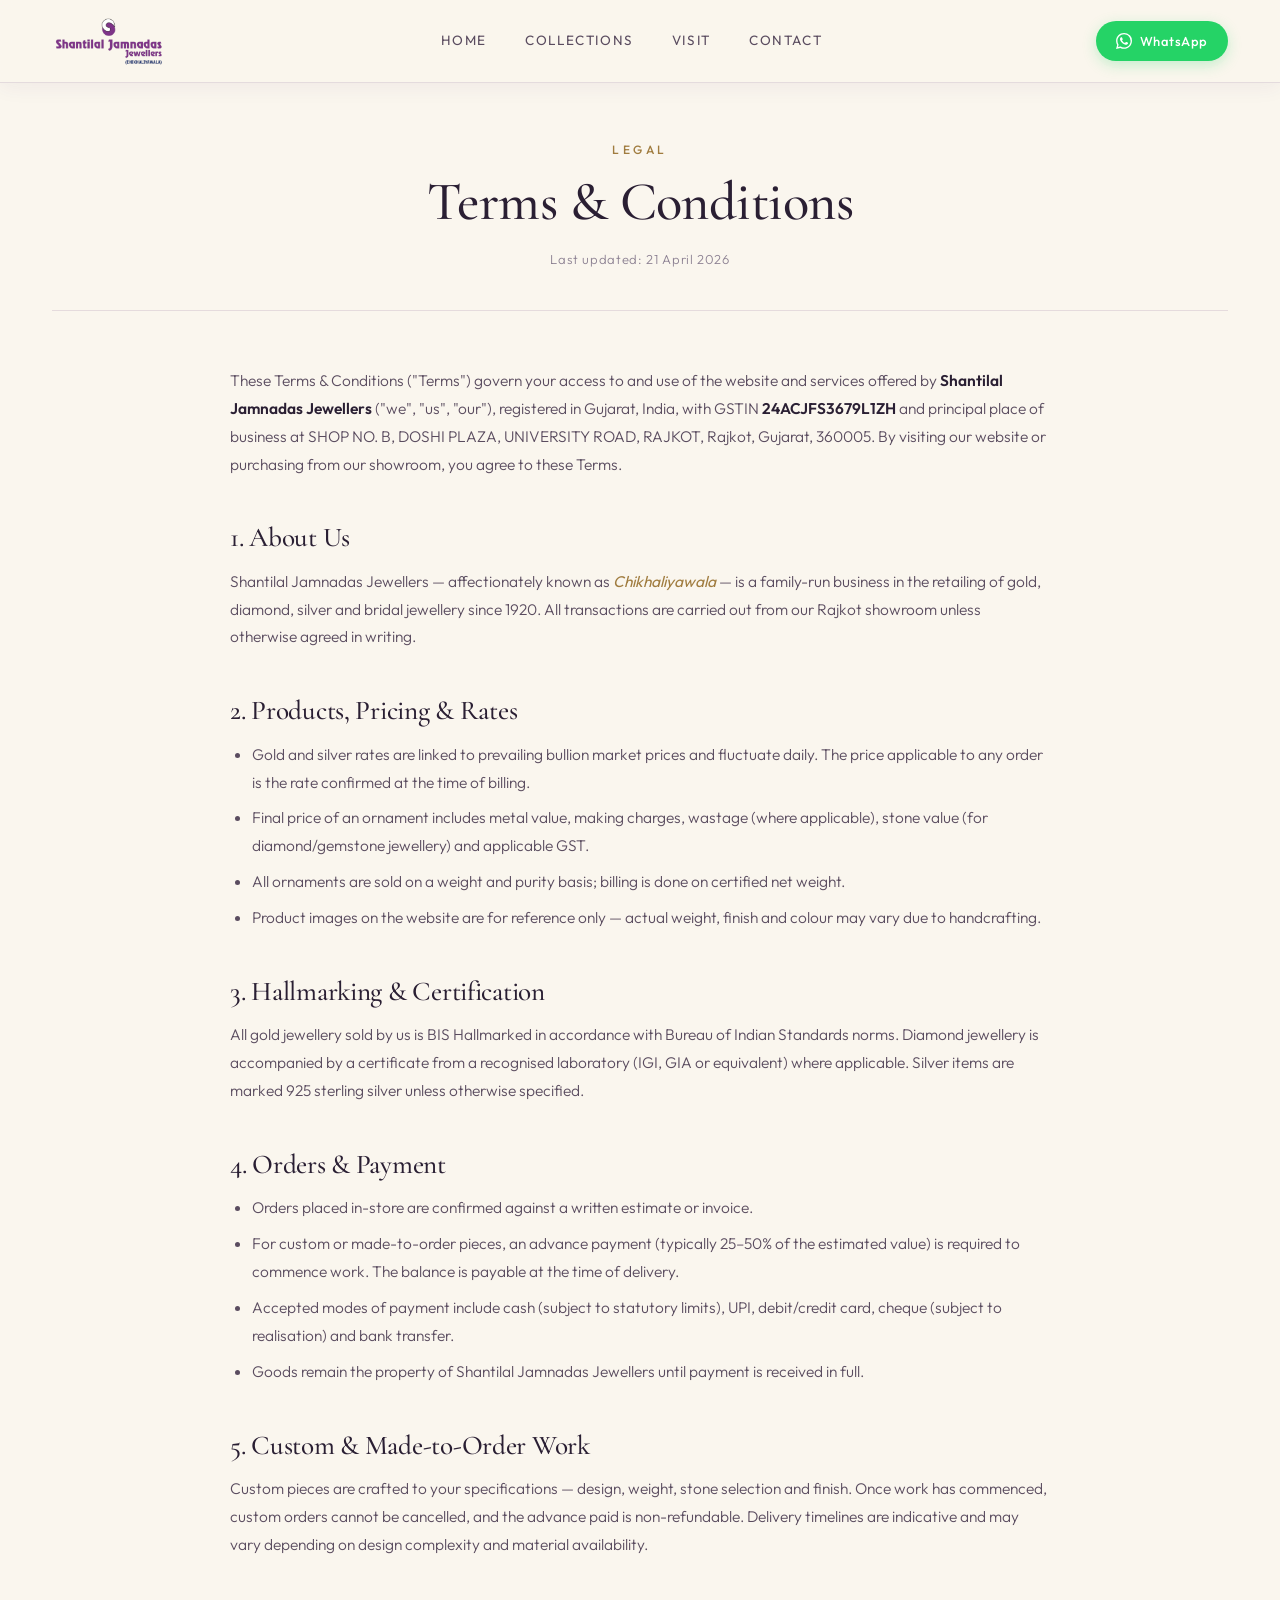
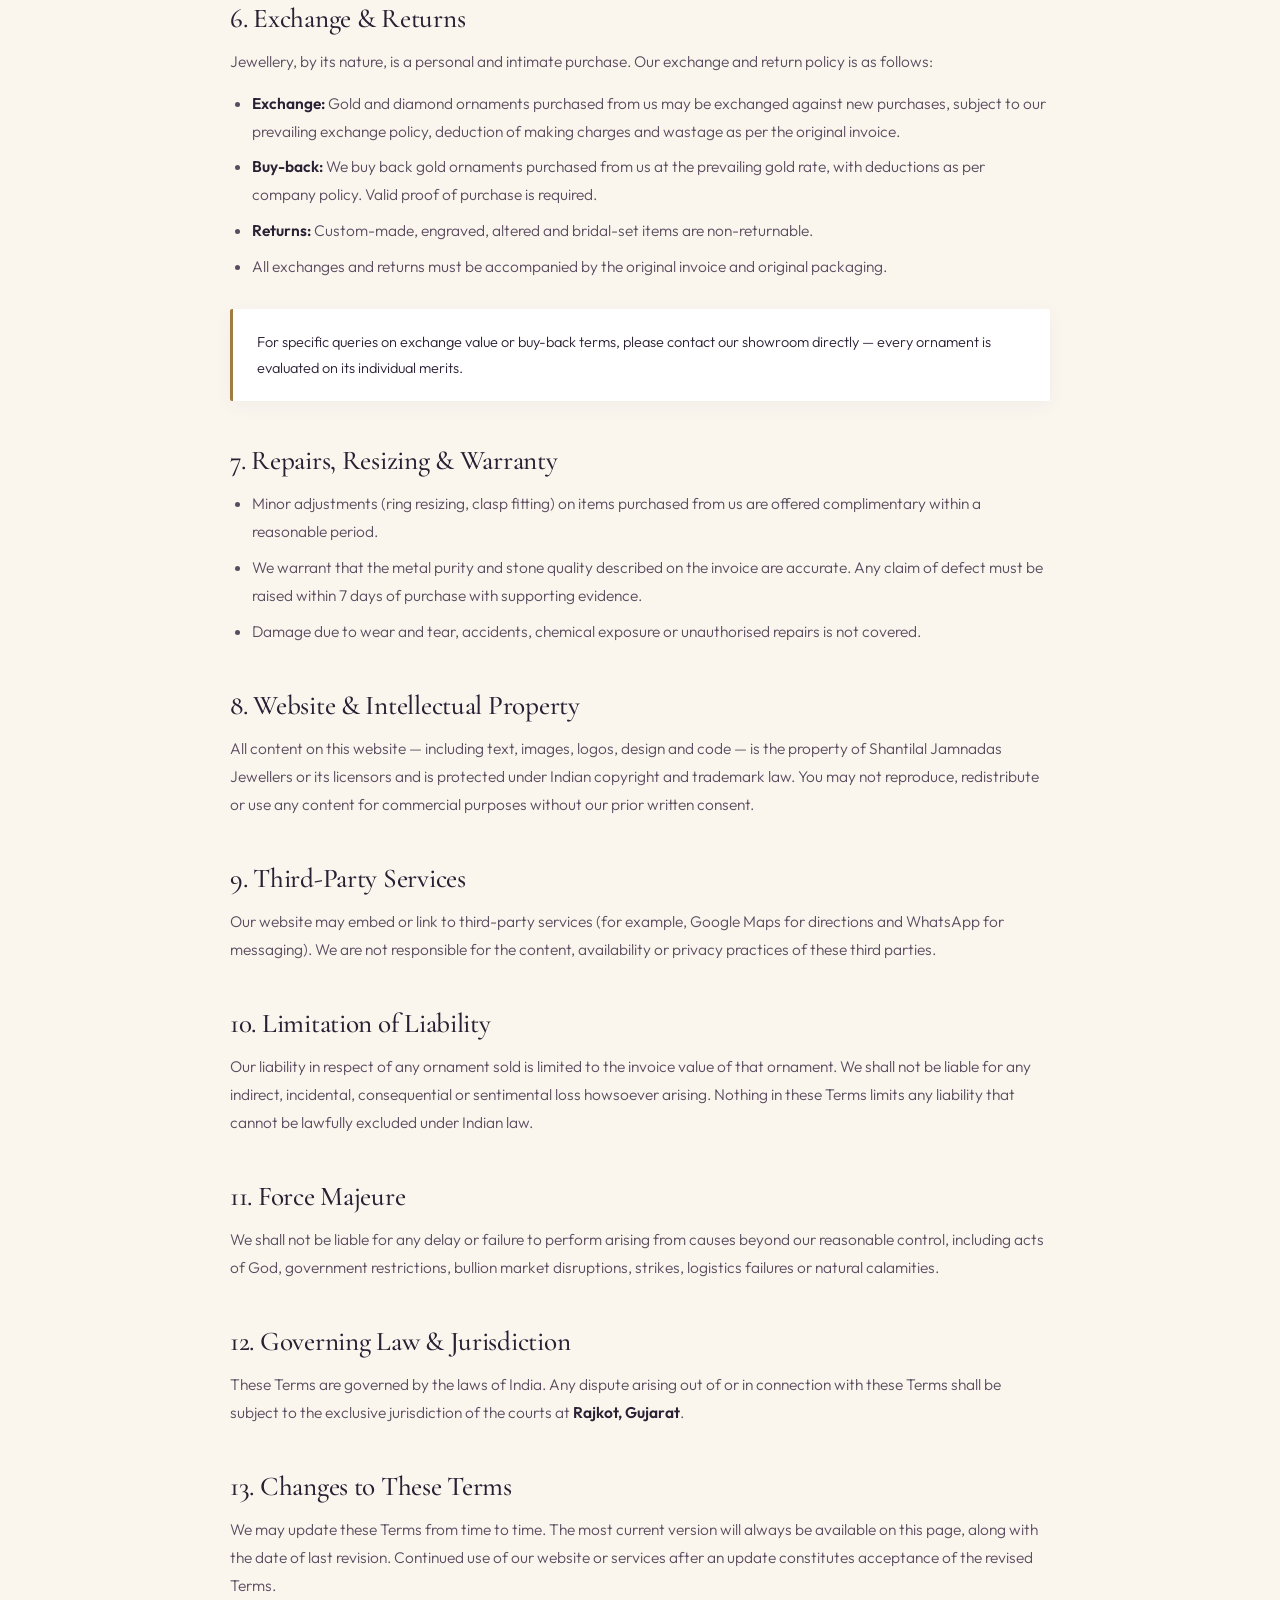
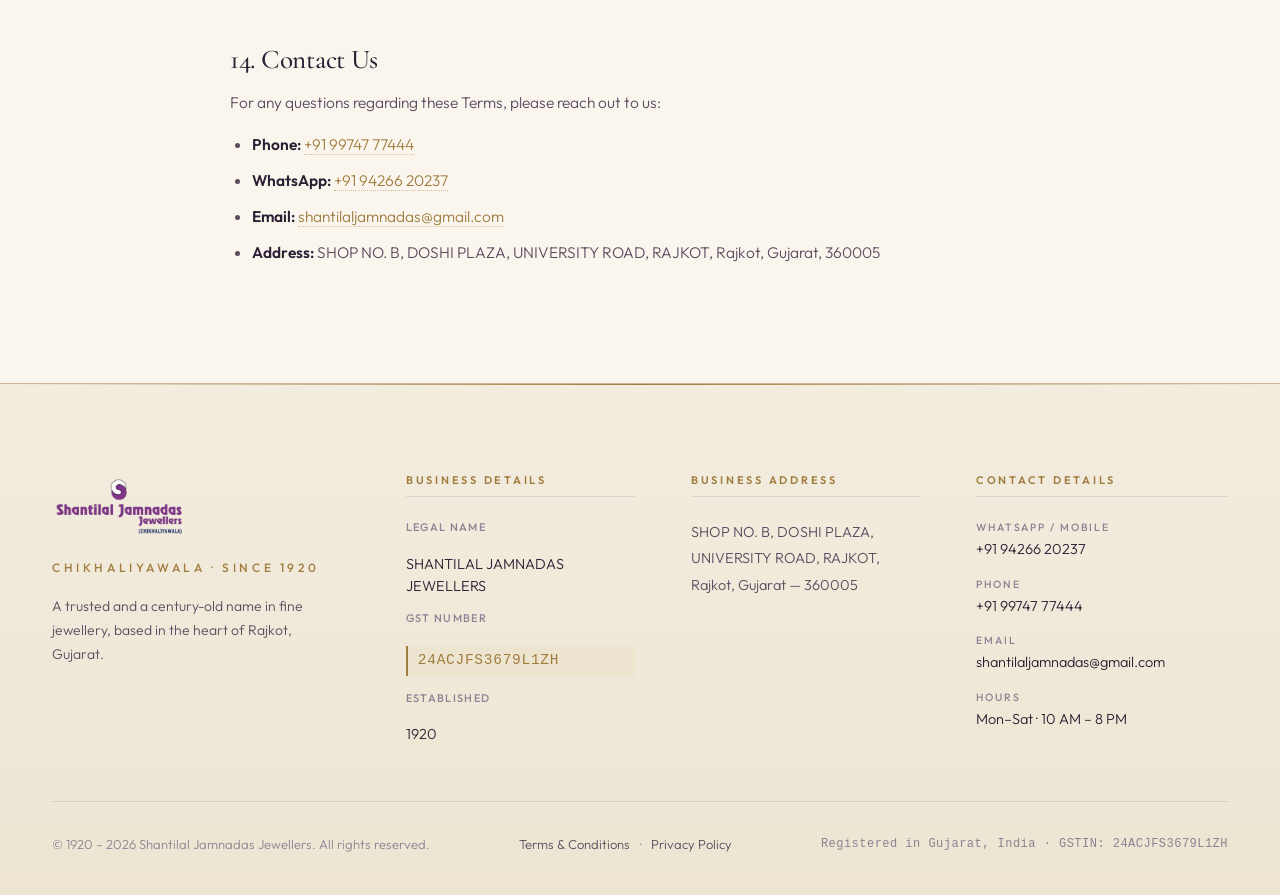
<file: terms.html>
<!DOCTYPE html>
<html lang="en">
<head>
<meta charset="UTF-8" />
<meta name="viewport" content="width=device-width, initial-scale=1.0" />
<title>Terms &amp; Conditions — Shantilal Jamnadas Jewellers</title>
<meta name="description" content="Terms and Conditions for Shantilal Jamnadas Jewellers, Rajkot — covering purchases, hallmarking, custom orders, returns and warranty." />
<meta name="robots" content="index,follow" />
<link rel="icon" type="image/png" href="assets/logo.png" />

<link rel="preconnect" href="https://fonts.googleapis.com" />
<link rel="preconnect" href="https://fonts.gstatic.com" crossorigin />
<link href="https://fonts.googleapis.com/css2?family=Cormorant+Garamond:wght@300;400;500;600;700&family=Outfit:wght@300;400;500;600&display=swap" rel="stylesheet" />

<link rel="stylesheet" href="style.css" />
</head>
<body>

<!-- ============ NAVIGATION ============ -->
<header class="nav nav--scrolled">
  <div class="nav__inner">
    <a href="index.html#home" class="nav__logo">
      <img src="assets/logo.png" alt="Shantilal Jamnadas Jewellers" />
    </a>
    <nav class="nav__links" aria-label="Main navigation">
      <a href="index.html#home">Home</a>
      <a href="index.html#collections">Collections</a>
      <a href="index.html#visit">Visit</a>
      <a href="index.html#contact">Contact</a>
    </nav>
    <a href="https://wa.me/919426620237" class="nav__cta" target="_blank" rel="noopener">
      <svg width="16" height="16" viewBox="0 0 24 24" fill="currentColor"><path d="M17.472 14.382c-.297-.149-1.758-.867-2.03-.967-.273-.099-.471-.148-.67.15-.197.297-.767.966-.94 1.164-.173.199-.347.223-.644.075-.297-.15-1.255-.463-2.39-1.475-.883-.788-1.48-1.761-1.653-2.059-.173-.297-.018-.458.13-.606.134-.133.298-.347.446-.52.149-.174.198-.298.298-.497.099-.198.05-.371-.025-.52-.075-.149-.669-1.612-.916-2.207-.242-.579-.487-.5-.669-.51-.173-.008-.371-.01-.57-.01-.198 0-.52.074-.792.372-.272.297-1.04 1.016-1.04 2.479 0 1.462 1.065 2.875 1.213 3.074.149.198 2.096 3.2 5.077 4.487.709.306 1.262.489 1.694.626.712.226 1.36.194 1.872.118.571-.085 1.758-.719 2.006-1.413.248-.694.248-1.289.173-1.413-.074-.124-.272-.198-.57-.347m-5.421 7.403h-.004a9.87 9.87 0 01-5.031-1.378l-.361-.214-3.741.982.998-3.648-.235-.374a9.86 9.86 0 01-1.51-5.26c.001-5.45 4.436-9.884 9.888-9.884 2.64 0 5.122 1.03 6.988 2.898a9.825 9.825 0 012.893 6.994c-.003 5.45-4.437 9.884-9.885 9.884m8.413-18.297A11.815 11.815 0 0012.05 0C5.495 0 .16 5.335.157 11.892c0 2.096.547 4.142 1.588 5.945L.057 24l6.305-1.654a11.882 11.882 0 005.683 1.448h.005c6.554 0 11.89-5.335 11.893-11.893A11.821 11.821 0 0020.885 3.488"/></svg>
      WhatsApp
    </a>
  </div>
</header>

<!-- ============ LEGAL PAGE ============ -->
<main class="legal-page">
  <div class="container">
    <div class="legal-page__head">
      <div class="legal-page__eyebrow">Legal</div>
      <h1 class="legal-page__title">Terms &amp; Conditions</h1>
      <p class="legal-page__updated">Last updated: 21 April 2026</p>
    </div>

    <div class="legal-content">
      <p>
        These Terms &amp; Conditions ("Terms") govern your access to and use of the website and services
        offered by <strong>Shantilal Jamnadas Jewellers</strong> ("we", "us", "our"),
        registered in Gujarat, India, with GSTIN <strong>24ACJFS3679L1ZH</strong> and principal place of
        business at SHOP NO. B, DOSHI PLAZA, UNIVERSITY ROAD, RAJKOT, Rajkot, Gujarat, 360005. By visiting our website or purchasing from our showroom, you agree to these
        Terms.
      </p>

      <h2>1. About Us</h2>
      <p>
        Shantilal Jamnadas Jewellers — affectionately known as <em>Chikhaliyawala</em> — is a family-run
        business in the retailing of gold, diamond, silver and bridal jewellery since
        1920. All transactions are carried out from our Rajkot showroom unless otherwise agreed in
        writing.
      </p>

      <h2>2. Products, Pricing &amp; Rates</h2>
      <ul>
        <li>Gold and silver rates are linked to prevailing bullion market prices and fluctuate daily. The price applicable to any order is the rate confirmed at the time of billing.</li>
        <li>Final price of an ornament includes metal value, making charges, wastage (where applicable), stone value (for diamond/gemstone jewellery) and applicable GST.</li>
        <li>All ornaments are sold on a weight and purity basis; billing is done on certified net weight.</li>
        <li>Product images on the website are for reference only — actual weight, finish and colour may vary due to handcrafting.</li>
      </ul>

      <h2>3. Hallmarking &amp; Certification</h2>
      <p>
        All gold jewellery sold by us is BIS Hallmarked in accordance with Bureau of Indian Standards
        norms. Diamond jewellery is accompanied by a certificate from a recognised laboratory (IGI, GIA
        or equivalent) where applicable. Silver items are marked 925 sterling silver unless otherwise
        specified.
      </p>

      <h2>4. Orders &amp; Payment</h2>
      <ul>
        <li>Orders placed in-store are confirmed against a written estimate or invoice.</li>
        <li>For custom or made-to-order pieces, an advance payment (typically 25–50% of the estimated value) is required to commence work. The balance is payable at the time of delivery.</li>
        <li>Accepted modes of payment include cash (subject to statutory limits), UPI, debit/credit card, cheque (subject to realisation) and bank transfer.</li>
        <li>Goods remain the property of Shantilal Jamnadas Jewellers until payment is received in full.</li>
      </ul>

      <h2>5. Custom &amp; Made-to-Order Work</h2>
      <p>
        Custom pieces are crafted to your specifications — design, weight, stone selection and finish.
        Once work has commenced, custom orders cannot be cancelled, and the advance paid is
        non-refundable. Delivery timelines are indicative and may vary depending on design complexity
        and material availability.
      </p>

      <h2>6. Exchange &amp; Returns</h2>
      <p>
        Jewellery, by its nature, is a personal and intimate purchase. Our exchange and return policy is
        as follows:
      </p>
      <ul>
        <li><strong>Exchange:</strong> Gold and diamond ornaments purchased from us may be exchanged against new purchases, subject to our prevailing exchange policy, deduction of making charges and wastage as per the original invoice.</li>
        <li><strong>Buy-back:</strong> We buy back gold ornaments purchased from us at the prevailing gold rate, with deductions as per company policy. Valid proof of purchase is required.</li>
        <li><strong>Returns:</strong> Custom-made, engraved, altered and bridal-set items are non-returnable.</li>
        <li>All exchanges and returns must be accompanied by the original invoice and original packaging.</li>
      </ul>

      <div class="legal-callout">
        <p>For specific queries on exchange value or buy-back terms, please contact our showroom directly — every ornament is evaluated on its individual merits.</p>
      </div>

      <h2>7. Repairs, Resizing &amp; Warranty</h2>
      <ul>
        <li>Minor adjustments (ring resizing, clasp fitting) on items purchased from us are offered complimentary within a reasonable period.</li>
        <li>We warrant that the metal purity and stone quality described on the invoice are accurate. Any claim of defect must be raised within 7 days of purchase with supporting evidence.</li>
        <li>Damage due to wear and tear, accidents, chemical exposure or unauthorised repairs is not covered.</li>
      </ul>

      <h2>8. Website &amp; Intellectual Property</h2>
      <p>
        All content on this website — including text, images, logos, design and code — is the property
        of Shantilal Jamnadas Jewellers or its licensors and is protected under Indian copyright and
        trademark law. You may not reproduce, redistribute or use any content for commercial purposes
        without our prior written consent.
      </p>

      <h2>9. Third-Party Services</h2>
      <p>
        Our website may embed or link to third-party services (for example, Google Maps for directions
        and WhatsApp for messaging). We are not responsible for the content, availability or privacy
        practices of these third parties.
      </p>

      <h2>10. Limitation of Liability</h2>
      <p>
        Our liability in respect of any ornament sold is limited to the invoice value of that ornament.
        We shall not be liable for any indirect, incidental, consequential or sentimental loss howsoever
        arising. Nothing in these Terms limits any liability that cannot be lawfully excluded under
        Indian law.
      </p>

      <h2>11. Force Majeure</h2>
      <p>
        We shall not be liable for any delay or failure to perform arising from causes beyond our
        reasonable control, including acts of God, government restrictions, bullion market disruptions,
        strikes, logistics failures or natural calamities.
      </p>

      <h2>12. Governing Law &amp; Jurisdiction</h2>
      <p>
        These Terms are governed by the laws of India. Any dispute arising out of or in connection with
        these Terms shall be subject to the exclusive jurisdiction of the courts at <strong>Rajkot,
        Gujarat</strong>.
      </p>

      <h2>13. Changes to These Terms</h2>
      <p>
        We may update these Terms from time to time. The most current version will always be available
        on this page, along with the date of last revision. Continued use of our website or services
        after an update constitutes acceptance of the revised Terms.
      </p>

      <h2>14. Contact Us</h2>
      <p>
        For any questions regarding these Terms, please reach out to us:
      </p>
      <ul>
        <li><strong>Phone:</strong> <a href="tel:+919974777444">+91 99747 77444</a></li>
        <li><strong>WhatsApp:</strong> <a href="https://wa.me/919426620237">+91 94266 20237</a></li>
        <li><strong>Email:</strong> <a href="mailto:shantilaljamnadas@gmail.com">shantilaljamnadas@gmail.com</a></li>
        <li><strong>Address:</strong> SHOP NO. B, DOSHI PLAZA, UNIVERSITY ROAD, RAJKOT, Rajkot, Gujarat, 360005</li>
      </ul>
    </div>
  </div>
</main>

<!-- ============ FOOTER ============ -->
<footer class="footer" id="footer">
  <div class="container">
    <div class="footer__grid">

      <div class="footer__brand">
        <img src="assets/logo.png" alt="Shantilal Jamnadas Jewellers" class="footer__logo" />
        <p class="footer__tagline">Chikhaliyawala · Since 1920</p>
        <p class="footer__about">
          A trusted and a century-old name in fine jewellery, based in the
          heart of Rajkot, Gujarat.
        </p>
      </div>

      <div class="footer__col">
        <h4>Business Details</h4>
        <dl class="footer__details">
          <dt>Legal Name</dt>
          <dd>SHANTILAL JAMNADAS JEWELLERS</dd>

          <dt>GST Number</dt>
          <dd class="footer__gst">24ACJFS3679L1ZH</dd>

          <dt>Established</dt>
          <dd>1920</dd>
        </dl>
      </div>

      <div class="footer__col">
        <h4>Business Address</h4>
        <address>
          SHOP NO. B, DOSHI PLAZA,<br />
          UNIVERSITY ROAD, RAJKOT,<br />
          Rajkot, Gujarat — 360005
        </address>
      </div>

      <div class="footer__col">
        <h4>Contact Details</h4>
        <ul class="footer__contact">
          <li>
            <span class="footer__label">WhatsApp / Mobile</span>
            <a href="https://wa.me/919426620237" target="_blank" rel="noopener">+91 94266 20237</a>
          </li>
          <li>
            <span class="footer__label">Phone</span>
            <a href="tel:+919974777444">+91 99747 77444</a>
          </li>
          <li>
            <span class="footer__label">Email</span>
            <a href="mailto:shantilaljamnadas@gmail.com">shantilaljamnadas@gmail.com</a>
          </li>
          <li>
            <span class="footer__label">Hours</span>
            <span>Mon–Sat · 10 AM – 8 PM</span>
          </li>
        </ul>
      </div>
    </div>

    <div class="footer__bottom">
      <p>© 1920 – <span id="year"></span> Shantilal Jamnadas Jewellers. All rights reserved.</p>
      <nav class="footer__links" aria-label="Legal">
        <a href="terms.html">Terms &amp; Conditions</a>
        <span aria-hidden="true">·</span>
        <a href="privacy.html">Privacy Policy</a>
      </nav>
      <p class="footer__legal">Registered in Gujarat, India · GSTIN: 24ACJFS3679L1ZH</p>
    </div>
  </div>
</footer>

<script>
  document.getElementById('year').textContent = new Date().getFullYear();
</script>

</body>
</html>
</file>
<file: style.css>
/* ============================================================
   SHANTILAL JAMNADAS JEWELLERS — Since 1920
   Heritage Luxury aesthetic · Ivory cream + Purple + Burnished gold
   ============================================================ */

:root {
  /* Brand */
  --purple: #6B2C91;
  --purple-deep: #4a1e66;
  --purple-light: #8b4bb0;

  /* Gold / Accent (tuned for light backgrounds) */
  --gold: #a07c3f;
  --gold-bright: #d4af6a;
  --gold-deep: #75561f;

  /* Neutrals (ivory heritage palette) */
  --bg: #faf6ee;
  --bg-2: #f3ede0;
  --bg-3: #ede5d2;
  --surface: #ffffff;
  --line: rgba(74, 30, 102, 0.12);
  --line-strong: rgba(160, 124, 63, 0.45);

  /* Text */
  --text: #2a1f33;
  --text-soft: #5a4c5f;
  --text-muted: #8d8293;

  /* Typography */
  --font-display: 'Cormorant Garamond', 'Playfair Display', Georgia, serif;
  --font-body: 'Outfit', 'Helvetica Neue', system-ui, sans-serif;

  /* Layout */
  --container: 1240px;
  --radius: 2px;
  --radius-lg: 6px;

  --ease: cubic-bezier(0.22, 1, 0.36, 1);
}

/* -------- Reset -------- */
* { box-sizing: border-box; margin: 0; padding: 0; }
html { scroll-behavior: smooth; }
body {
  font-family: var(--font-body);
  background: var(--bg);
  color: var(--text);
  line-height: 1.6;
  font-weight: 300;
  -webkit-font-smoothing: antialiased;
  overflow-x: hidden;
  font-size: 16px;
}
img { max-width: 100%; display: block; }
a { color: inherit; text-decoration: none; transition: color .25s var(--ease); }
button { font-family: inherit; cursor: pointer; border: none; background: none; color: inherit; }

.container {
  max-width: var(--container);
  margin: 0 auto;
  padding: 0 32px;
}

/* -------- Typography utility -------- */
h1, h2, h3, h4 {
  font-family: var(--font-display);
  font-weight: 500;
  letter-spacing: -0.01em;
  line-height: 1.15;
}

em { font-style: italic; color: var(--gold); font-weight: 400; }

/* ============================================================
   NAVIGATION
   ============================================================ */
.nav {
  position: fixed; top: 0; left: 0; right: 0; z-index: 100;
  background: rgba(250, 246, 238, 0.78);
  backdrop-filter: blur(18px) saturate(140%);
  -webkit-backdrop-filter: blur(18px) saturate(140%);
  border-bottom: 1px solid transparent;
  transition: all .3s var(--ease);
}
.nav--scrolled {
  background: rgba(250, 246, 238, 0.95);
  border-bottom: 1px solid var(--line);
  box-shadow: 0 4px 20px rgba(74, 30, 102, 0.06);
}
.nav__inner {
  max-width: var(--container);
  margin: 0 auto;
  padding: 14px 32px;
  display: flex;
  align-items: center;
  justify-content: space-between;
  gap: 32px;
}
.nav__logo img {
  height: 54px;
  width: auto;
  transition: transform .3s var(--ease);
}
.nav__logo:hover img { transform: scale(1.05); }
.nav__links {
  display: flex;
  gap: 38px;
  font-size: 13.5px;
  letter-spacing: 0.12em;
  text-transform: uppercase;
  font-weight: 400;
}
.nav__links a {
  position: relative;
  color: var(--text-soft);
  padding: 6px 0;
}
.nav__links a::after {
  content: '';
  position: absolute;
  left: 0; bottom: 0;
  width: 0; height: 1px;
  background: var(--gold);
  transition: width .3s var(--ease);
}
.nav__links a:hover { color: var(--gold); }
.nav__links a:hover::after { width: 100%; }

.nav__cta {
  display: inline-flex; align-items: center; gap: 8px;
  padding: 10px 20px;
  background: #25D366;
  color: #fff;
  border-radius: 100px;
  font-size: 13px;
  font-weight: 500;
  letter-spacing: 0.04em;
  transition: all .3s var(--ease);
  box-shadow: 0 4px 14px rgba(37, 211, 102, 0.25);
}
.nav__cta:hover {
  transform: translateY(-1px);
  box-shadow: 0 6px 20px rgba(37, 211, 102, 0.4);
}

/* ============================================================
   HERO
   ============================================================ */
.hero {
  min-height: 100vh;
  display: flex;
  align-items: center;
  justify-content: center;
  position: relative;
  padding: 90px 32px 40px;
  overflow: hidden;
  background:
    radial-gradient(ellipse 80% 60% at 50% 20%, rgba(107, 44, 145, 0.12), transparent 60%),
    radial-gradient(ellipse 60% 50% at 80% 80%, rgba(160, 124, 63, 0.1), transparent 70%),
    linear-gradient(180deg, #faf6ee 0%, #f3ede0 100%);
}

.hero::before {
  content: '';
  position: absolute; inset: 0;
  background-image:
    radial-gradient(1.5px 1.5px at 20% 30%, rgba(160, 124, 63, 0.35), transparent),
    radial-gradient(1px 1px at 70% 60%, rgba(107, 44, 145, 0.3), transparent),
    radial-gradient(1.5px 1.5px at 45% 85%, rgba(160, 124, 63, 0.3), transparent),
    radial-gradient(1px 1px at 85% 25%, rgba(107, 44, 145, 0.28), transparent);
  background-size: 400px 400px;
  opacity: 0.7;
  pointer-events: none;
}

.hero__ornament {
  position: absolute;
  width: 220px; height: 220px;
  border: 1px solid var(--line-strong);
  pointer-events: none;
}
.hero__ornament--tl {
  top: 110px; left: 40px;
  border-right: none; border-bottom: none;
}
.hero__ornament--tl::before,
.hero__ornament--tl::after {
  content: '';
  position: absolute;
  background: var(--gold);
}
.hero__ornament--tl::before { top: -1px; left: -1px; width: 40px; height: 1px; }
.hero__ornament--tl::after { top: -1px; left: -1px; width: 1px; height: 40px; }

.hero__ornament--br {
  bottom: 40px; right: 40px;
  border-left: none; border-top: none;
}
.hero__ornament--br::before,
.hero__ornament--br::after {
  content: '';
  position: absolute;
  background: var(--gold);
}
.hero__ornament--br::before { bottom: -1px; right: -1px; width: 40px; height: 1px; }
.hero__ornament--br::after { bottom: -1px; right: -1px; width: 1px; height: 40px; }

.hero__content {
  text-align: center;
  position: relative;
  z-index: 2;
  max-width: 920px;
  animation: heroFade 1.4s var(--ease) both;
}

@keyframes heroFade {
  from { opacity: 0; transform: translateY(20px); }
  to { opacity: 1; transform: translateY(0); }
}

.hero__established {
  display: inline-flex;
  align-items: center;
  gap: 16px;
  color: var(--gold);
  font-size: 12px;
  letter-spacing: 0.35em;
  text-transform: uppercase;
  margin-bottom: 22px;
  font-weight: 500;
}
.hero__established .line {
  width: 60px; height: 1px;
  background: linear-gradient(90deg, transparent, var(--gold), transparent);
}

.hero__title {
  font-family: var(--font-display);
  font-size: clamp(2.4rem, 5.5vw, 4.4rem);
  line-height: 1.05;
  font-weight: 400;
  margin-bottom: 20px;
  letter-spacing: -0.02em;
}
.hero__title span { display: block; }
.hero__title-serif { color: var(--text); }
.hero__title-accent {
  font-style: italic;
  color: var(--gold);
  font-weight: 500;
  font-size: 1.15em;
  position: relative;
  display: inline-block !important;
  padding: 0 0.15em;
}

.hero__tagline {
  font-size: 17px;
  color: var(--text-soft);
  max-width: 560px;
  margin: 0 auto 32px;
  line-height: 1.6;
  font-weight: 300;
}

.hero__cta-group {
  display: flex; gap: 16px;
  justify-content: center;
  flex-wrap: wrap;
  margin-bottom: 48px;
}

/* Buttons */
.btn {
  display: inline-flex; align-items: center; justify-content: center;
  padding: 16px 36px;
  font-family: var(--font-body);
  font-size: 13px;
  font-weight: 500;
  letter-spacing: 0.18em;
  text-transform: uppercase;
  border-radius: 2px;
  transition: all .35s var(--ease);
  position: relative;
  cursor: pointer;
  border: 1px solid transparent;
}
.btn--primary {
  background: linear-gradient(135deg, var(--purple) 0%, var(--purple-deep) 100%);
  color: #fff;
  box-shadow: 0 8px 28px rgba(107, 44, 145, 0.35);
}
.btn--primary:hover {
  background: linear-gradient(135deg, var(--purple-light) 0%, var(--purple) 100%);
  transform: translateY(-2px);
  box-shadow: 0 12px 36px rgba(107, 44, 145, 0.5);
}
.btn--ghost {
  background: transparent;
  color: var(--gold);
  border: 1px solid var(--gold);
}
.btn--ghost:hover {
  background: var(--gold);
  color: var(--bg);
}

.hero__stats {
  display: flex;
  justify-content: center;
  align-items: center;
  gap: 48px;
  flex-wrap: wrap;
}
.stat {
  text-align: center;
  opacity: 0;
  transform: translateY(20px);
  transition: all .8s var(--ease);
}
.stat.in { opacity: 1; transform: translateY(0); }
.stat__num {
  font-family: var(--font-display);
  font-size: 2.4rem;
  font-weight: 500;
  color: var(--gold);
  line-height: 1;
  letter-spacing: -0.02em;
}
.stat__num span {
  font-size: 0.55em;
  color: var(--purple-light);
  margin-left: 2px;
}
.stat__label {
  font-size: 11px;
  text-transform: uppercase;
  letter-spacing: 0.2em;
  color: var(--text-muted);
  margin-top: 8px;
}
.stat__divider {
  width: 1px;
  height: 44px;
  background: linear-gradient(180deg, transparent, var(--line-strong), transparent);
}

/* ============================================================
   SECTION HEAD (shared)
   ============================================================ */
.section-head {
  margin-bottom: 48px;
  opacity: 0;
  transform: translateY(20px);
  transition: all .9s var(--ease);
}
.section-head.in { opacity: 1; transform: translateY(0); }
.section-head--center { text-align: center; }
.section-head--center .section-head__sub { margin-left: auto; margin-right: auto; }

.section-head__eyebrow {
  color: var(--gold);
  font-size: 12px;
  letter-spacing: 0.3em;
  text-transform: uppercase;
  font-weight: 500;
  margin-bottom: 18px;
  display: inline-block;
  position: relative;
  padding-left: 48px;
}
.section-head__eyebrow::before {
  content: '';
  position: absolute;
  left: 0; top: 50%;
  width: 36px; height: 1px;
  background: var(--gold);
}
.section-head--center .section-head__eyebrow { padding: 0 60px; }
.section-head--center .section-head__eyebrow::before { left: 0; }
.section-head--center .section-head__eyebrow::after {
  content: '';
  position: absolute;
  right: 0; top: 50%;
  width: 36px; height: 1px;
  background: var(--gold);
}

.section-head__title {
  font-size: clamp(2.2rem, 5vw, 3.8rem);
  font-weight: 400;
  line-height: 1.1;
  color: var(--text);
  max-width: 700px;
}
.section-head--center .section-head__title { margin: 0 auto; }
.section-head__sub {
  color: var(--text-soft);
  font-size: 17px;
  max-width: 580px;
  margin-top: 20px;
  line-height: 1.7;
  font-weight: 300;
}

/* ============================================================
   HERITAGE / ABOUT
   ============================================================ */
.heritage {
  padding: 130px 0;
  background: var(--bg);
  position: relative;
}
.heritage::before {
  content: '';
  position: absolute;
  top: 0; left: 50%;
  transform: translateX(-50%);
  width: 1px; height: 64px;
  background: linear-gradient(180deg, var(--gold), transparent);
}

.heritage__grid {
  display: grid;
  grid-template-columns: 1.2fr 1fr;
  gap: 80px;
  align-items: center;
}

.heritage__text > * {
  opacity: 0;
  transform: translateY(20px);
  transition: all .8s var(--ease);
}
.heritage__text > *.in { opacity: 1; transform: translateY(0); }
.heritage__text > *:nth-child(2).in { transition-delay: .1s; }
.heritage__text > *:nth-child(3).in { transition-delay: .2s; }
.heritage__text > *:nth-child(4).in { transition-delay: .3s; }

.heritage__lead {
  font-family: var(--font-display);
  font-size: 24px;
  line-height: 1.5;
  color: var(--text);
  font-weight: 400;
  margin-bottom: 24px;
}
.heritage__text p {
  color: var(--text-soft);
  margin-bottom: 20px;
  font-size: 16px;
  line-height: 1.8;
}

.heritage__values {
  margin-top: 40px;
  display: flex;
  flex-direction: column;
  gap: 20px;
}
.value {
  display: flex;
  align-items: flex-start;
  gap: 20px;
  padding: 18px 0;
  border-top: 1px solid var(--line);
}
.value:last-child { border-bottom: 1px solid var(--line); }

.value__icon {
  font-size: 24px;
  color: var(--gold);
  line-height: 1;
  padding-top: 2px;
  min-width: 32px;
}
.value__text h4 {
  font-family: var(--font-body);
  font-size: 15px;
  font-weight: 500;
  color: var(--text);
  letter-spacing: 0.02em;
  margin-bottom: 4px;
}
.value__text p {
  font-size: 14px;
  color: var(--text-muted);
  margin: 0;
}

/* Heritage visual card */
.heritage__visual {
  display: flex; justify-content: center;
}
.heritage__card {
  position: relative;
  width: 100%;
  max-width: 400px;
  aspect-ratio: 4 / 5;
  background:
    radial-gradient(ellipse at top, rgba(107, 44, 145, 0.12), transparent 60%),
    linear-gradient(135deg, #ffffff 0%, #f3ede0 100%);
  border: 1px solid var(--line-strong);
  box-shadow: 0 20px 50px rgba(74, 30, 102, 0.08);
  display: flex;
  flex-direction: column;
  align-items: center;
  justify-content: center;
  padding: 40px 32px;
  text-align: center;
  opacity: 0;
  transform: translateY(30px) scale(0.97);
  transition: all 1.2s var(--ease);
}
.heritage__card.in { opacity: 1; transform: translateY(0) scale(1); }
.heritage__card::before,
.heritage__card::after {
  content: '';
  position: absolute;
  width: 60px; height: 60px;
  border: 1px solid var(--gold);
}
.heritage__card::before { top: 16px; left: 16px; border-right: none; border-bottom: none; }
.heritage__card::after { bottom: 16px; right: 16px; border-left: none; border-top: none; }

.heritage__year {
  font-family: var(--font-display);
  font-size: 6rem;
  font-weight: 500;
  color: var(--gold);
  line-height: 1;
  letter-spacing: -0.03em;
  margin-bottom: 24px;
}
.heritage__decor {
  width: 80px; height: 1px;
  background: linear-gradient(90deg, transparent, var(--gold), transparent);
  margin-bottom: 24px;
  position: relative;
}
.heritage__decor::after {
  content: '◆';
  position: absolute;
  left: 50%; top: 50%;
  transform: translate(-50%, -50%);
  color: var(--gold);
  background: #ffffff;
  padding: 0 10px;
  font-size: 10px;
}
.heritage__card-text {
  font-family: var(--font-display);
  font-size: 22px;
  color: var(--text);
  line-height: 1.5;
  font-weight: 400;
}
.heritage__signature {
  margin-top: 28px;
  color: var(--purple-light);
  font-size: 12px;
  letter-spacing: 0.3em;
  text-transform: uppercase;
}

/* ============================================================
   COLLECTIONS
   ============================================================ */
.collections {
  padding: 40px 0;
  background:
    linear-gradient(180deg, var(--bg) 0%, var(--bg-2) 50%, var(--bg) 100%);
  position: relative;
}
.collections__grid {
  display: grid;
  grid-template-columns: repeat(4, 1fr);
  gap: 24px;
}

.collection-card {
  background: var(--surface);
  border: 1px solid var(--line);
  overflow: hidden;
  opacity: 0;
  transform: translateY(25px);
  position: relative;
  box-shadow: 0 4px 18px rgba(74, 30, 102, 0.05);
  transition: all .6s var(--ease), border-color .35s var(--ease), box-shadow .35s var(--ease);
}
.collection-card.in { opacity: 1; transform: translateY(0); }
.collection-card:nth-child(2).in { transition-delay: .1s; }
.collection-card:nth-child(3).in { transition-delay: .2s; }
.collection-card:nth-child(4).in { transition-delay: .3s; }

.collection-card:hover {
  border-color: var(--gold);
  transform: translateY(-6px);
  box-shadow: 0 20px 50px rgba(74, 30, 102, 0.15);
}

.collection-card__visual {
  aspect-ratio: 1 / 1.1;
  position: relative;
  display: flex;
  align-items: center;
  justify-content: center;
  overflow: hidden;
  background: var(--bg-3);
}

.collection-card__img {
  width: 100%;
  height: 100%;
  object-fit: cover;
  transition: transform .8s var(--ease);
}

.collection-card__overlay {
  position: absolute;
  inset: 0;
  background: linear-gradient(to bottom, transparent 60%, rgba(42, 31, 51, 0.15));
  pointer-events: none;
  opacity: 0.6;
  transition: opacity .5s var(--ease);
}

.collection-card:hover .collection-card__img {
  transform: scale(1.08);
}

.collection-card:hover .collection-card__overlay {
  opacity: 0.3;
}

.collection-card__body {
  padding: 28px 24px 30px;
}
.collection-card__body h3 {
  font-family: var(--font-display);
  font-size: 26px;
  font-weight: 500;
  color: var(--text);
  margin-bottom: 12px;
  letter-spacing: -0.01em;
}
.collection-card__body p {
  color: var(--text-soft);
  font-size: 14.5px;
  line-height: 1.65;
  margin-bottom: 18px;
  font-weight: 300;
}
.collection-card__meta {
  font-size: 11px;
  color: var(--gold);
  letter-spacing: 0.15em;
  text-transform: uppercase;
  padding-top: 14px;
  border-top: 1px solid var(--line);
  font-weight: 500;
}

.collections__note {
  margin-top: 32px;
  text-align: center;
}
.collections__note p {
  color: var(--text-muted);
  font-size: 14px;
  font-style: italic;
  font-family: var(--font-display);
}

/* ============================================================
   VISIT
   ============================================================ */
.visit {
  padding: 40px 0;
  background: var(--bg);
}

.visit__grid {
  display: grid;
  grid-template-columns: 1fr 1.2fr;
  gap: 48px;
  align-items: stretch;
}

.visit__info {
  display: flex;
  flex-direction: column;
  gap: 20px;
}
.visit-card {
  background: var(--surface);
  border: 1px solid var(--line);
  padding: 20px 25px;
  position: relative;
  transition: all .35s var(--ease);
  opacity: 0;
  transform: translateY(20px);
}
.visit-card.in { opacity: 1; transform: translateY(0); }
.visit-card:nth-child(2).in { transition-delay: .1s; }
.visit-card:nth-child(3).in { transition-delay: .2s; }

.visit-card:hover {
  border-color: var(--line-strong);
  transform: translateY(-3px);
}
.visit-card__icon {
  font-size: 22px;
  margin-bottom: 12px;
  filter: grayscale(0.3);
}
.visit-card h4 {
  font-family: var(--font-body);
  font-size: 12px;
  font-weight: 500;
  color: var(--gold);
  letter-spacing: 0.25em;
  text-transform: uppercase;
  margin-bottom: 12px;
}
.visit-card p {
  color: var(--text);
  font-size: 15.5px;
  line-height: 1.7;
  margin-bottom: 8px;
}
.visit-card a { color: var(--text); border-bottom: 1px dotted var(--line-strong); }
.visit-card a:hover { color: var(--gold); }
.visit-card__closed { color: var(--text-muted) !important; font-size: 14px !important; }

.visit__map {
  border: 1px solid var(--line-strong);
  border-radius: var(--radius);
  overflow: hidden;
  height: 100%;
  min-height: 400px;
  background: var(--bg-2);
  position: relative;
}
.visit__map iframe {
  filter: grayscale(0.15) contrast(1.02);
}

/* ============================================================
   CONTACT CTA
   ============================================================ */
.contact-cta {
  padding: 40px 0 80px;
  background:
    radial-gradient(ellipse 60% 80% at 50% 50%, rgba(107, 44, 145, 0.1), transparent 70%),
    linear-gradient(180deg, var(--bg) 0%, var(--bg-2) 100%);
  position: relative;
  overflow: hidden;
}

.contact-cta__inner {
  max-width: 720px;
  margin: 0 auto;
  text-align: center;
  padding: 45px 40px 60px;
  border: 1px solid var(--line-strong);
  background: rgba(255, 255, 255, 0.65);
  backdrop-filter: blur(8px);
  box-shadow: 0 20px 50px rgba(74, 30, 102, 0.08);
  position: relative;
}
.contact-cta__visual {
  width: 120px;
  height: 120px;
  margin: 0 auto 32px;
  border-radius: 50%;
  overflow: hidden;
  border: 1px solid var(--line-strong);
  box-shadow: 0 10px 25px rgba(74, 30, 102, 0.1);
}
.contact-cta__visual img {
  width: 100%;
  height: 100%;
  object-fit: cover;
}
.contact-cta__inner::before,
.contact-cta__inner::after {
  content: '';
  position: absolute;
  width: 24px; height: 24px;
  border: 1px solid var(--gold);
}
.contact-cta__inner::before { top: -1px; left: -1px; border-right: none; border-bottom: none; }
.contact-cta__inner::after { bottom: -1px; right: -1px; border-left: none; border-top: none; }

.contact-cta__ornament {
  font-size: 32px;
  color: var(--gold);
  margin-bottom: 24px;
}
.contact-cta h2 {
  font-size: clamp(2rem, 4vw, 3rem);
  color: var(--text);
  font-weight: 400;
  margin-bottom: 20px;
}
.contact-cta p {
  color: var(--text-soft);
  font-size: 17px;
  margin-bottom: 36px;
  font-weight: 300;
}
.contact-cta__buttons {
  display: flex;
  gap: 16px;
  justify-content: center;
  flex-wrap: wrap;
}

/* ============================================================
   FOOTER (Meta verification critical)
   ============================================================ */
.footer {
  background: linear-gradient(180deg, var(--bg-2) 0%, var(--bg-3) 100%);
  color: var(--text);
  padding: 90px 0 40px;
  border-top: 1px solid var(--line-strong);
  position: relative;
}
.footer::before {
  content: '';
  position: absolute;
  top: 0; left: 0; right: 0;
  height: 1px;
  background: linear-gradient(90deg, transparent, var(--gold), transparent);
}

.footer__grid {
  display: grid;
  grid-template-columns: 1.3fr 1fr 1fr 1.1fr;
  gap: 56px;
  margin-bottom: 56px;
}

.footer__logo {
  height: 64px;
  width: auto;
  margin-bottom: 20px;
}
.footer__tagline {
  color: var(--gold);
  font-size: 12px;
  letter-spacing: 0.3em;
  text-transform: uppercase;
  margin-bottom: 18px;
  font-weight: 500;
}
.footer__about {
  color: var(--text-soft);
  font-size: 14px;
  line-height: 1.7;
  max-width: 280px;
}

.footer__col h4 {
  font-family: var(--font-body);
  font-size: 11px;
  letter-spacing: 0.25em;
  text-transform: uppercase;
  color: var(--gold);
  font-weight: 600;
  margin-bottom: 22px;
  padding-bottom: 10px;
  border-bottom: 1px solid var(--line);
}

/* Business Details (dl) */
.footer__details {
  display: grid;
  grid-template-columns: 1fr;
  gap: 14px;
}
.footer__details dt {
  font-size: 11px;
  color: var(--text-muted);
  text-transform: uppercase;
  letter-spacing: 0.12em;
  margin-bottom: 2px;
  font-weight: 500;
}
.footer__details dd {
  color: var(--text);
  font-size: 14.5px;
  line-height: 1.5;
}
.footer__gst {
  font-family: 'Courier New', monospace;
  color: var(--gold) !important;
  letter-spacing: 0.05em;
  font-weight: 500;
  padding: 4px 10px;
  background: rgba(212, 175, 106, 0.08);
  border-left: 2px solid var(--gold);
  display: inline-block;
  margin-top: 2px;
}

/* Address */
.footer address {
  color: var(--text-soft);
  font-style: normal;
  font-size: 14.5px;
  line-height: 1.8;
}

/* Contact list */
.footer__contact {
  list-style: none;
  display: flex;
  flex-direction: column;
  gap: 16px;
}
.footer__contact li {
  display: flex;
  flex-direction: column;
  gap: 2px;
}
.footer__label {
  font-size: 10.5px;
  color: var(--text-muted);
  text-transform: uppercase;
  letter-spacing: 0.18em;
  font-weight: 500;
}
.footer__contact a, .footer__contact span:not(.footer__label) {
  color: var(--text);
  font-size: 14.5px;
  line-height: 1.5;
  transition: color .2s;
}
.footer__contact a:hover { color: var(--gold); }

.footer__bottom {
  padding-top: 32px;
  border-top: 1px solid var(--line);
  display: flex;
  justify-content: space-between;
  align-items: center;
  flex-wrap: wrap;
  gap: 16px;
}
.footer__bottom p {
  color: var(--text-muted);
  font-size: 13px;
}
.footer__legal {
  font-family: 'Courier New', monospace;
  font-size: 12px !important;
  letter-spacing: 0.04em;
}
.footer__links {
  display: inline-flex;
  align-items: center;
  gap: 10px;
  font-size: 13px;
}
.footer__links a {
  color: var(--text-soft);
  transition: color .2s;
}
.footer__links a:hover { color: var(--gold); }
.footer__links span { color: var(--text-muted); }

/* ============================================================
   LEGAL PAGES (Terms, Privacy)
   ============================================================ */
.legal-page {
  padding: 140px 0 100px;
  background: var(--bg);
  min-height: 100vh;
}
.legal-page__head {
  text-align: center;
  margin-bottom: 56px;
  padding-bottom: 40px;
  border-bottom: 1px solid var(--line);
}
.legal-page__eyebrow {
  color: var(--gold);
  font-size: 12px;
  letter-spacing: 0.3em;
  text-transform: uppercase;
  font-weight: 500;
  margin-bottom: 14px;
}
.legal-page__title {
  font-family: var(--font-display);
  font-size: clamp(2.2rem, 4.5vw, 3.4rem);
  font-weight: 500;
  color: var(--text);
  line-height: 1.1;
  letter-spacing: -0.01em;
}
.legal-page__updated {
  margin-top: 16px;
  color: var(--text-muted);
  font-size: 13px;
  letter-spacing: 0.05em;
}

.legal-content {
  max-width: 820px;
  margin: 0 auto;
  color: var(--text-soft);
  font-size: 15.5px;
  line-height: 1.8;
}
.legal-content h2 {
  font-family: var(--font-display);
  font-size: 1.7rem;
  color: var(--text);
  font-weight: 500;
  margin: 44px 0 14px;
  letter-spacing: -0.01em;
}
.legal-content h2:first-child { margin-top: 0; }
.legal-content h3 {
  font-family: var(--font-body);
  font-size: 1.05rem;
  font-weight: 600;
  color: var(--text);
  margin: 24px 0 8px;
  letter-spacing: 0.01em;
}
.legal-content p { margin-bottom: 14px; }
.legal-content ul, .legal-content ol {
  margin: 0 0 16px 22px;
  padding: 0;
}
.legal-content li { margin-bottom: 8px; }
.legal-content a {
  color: var(--gold);
  border-bottom: 1px dotted var(--line-strong);
}
.legal-content a:hover { color: var(--gold-deep); }
.legal-content strong { color: var(--text); font-weight: 600; }

.legal-callout {
  margin: 28px 0;
  padding: 20px 24px;
  background: #ffffff;
  border-left: 3px solid var(--gold);
  border-radius: 2px;
  box-shadow: 0 4px 18px rgba(74, 30, 102, 0.05);
}
.legal-callout p { margin: 0; color: var(--text); font-size: 14.5px; }

@media (max-width: 768px) {
  .legal-page { padding: 110px 0 70px; }
  .legal-content { font-size: 15px; }
  .legal-content h2 { font-size: 1.45rem; margin-top: 34px; }
  .footer__bottom { justify-content: center; text-align: center; }
  .footer__links { justify-content: center; }
}

/* ============================================================
   REVEAL ANIMATION (generic)
   ============================================================ */
.reveal {
  opacity: 0;
  transform: translateY(20px);
  transition: all .8s var(--ease);
}
.reveal.in { opacity: 1; transform: translateY(0); }

/* ============================================================
   RESPONSIVE
   ============================================================ */
@media (max-width: 1024px) {
  .visit__grid { grid-template-columns: 1fr; gap: 32px; }
  .collections__grid { grid-template-columns: repeat(2, 1fr); }
  .footer__grid { grid-template-columns: 1fr 1fr; gap: 40px; }
  .hero__ornament { width: 140px; height: 140px; }
}

@media (max-width: 768px) {
  .container { padding: 0 22px; }
  .nav__inner { padding: 12px 22px; gap: 16px; }
  .nav__links { display: none; }
  .nav__logo img { height: 42px; }
  .nav__cta { padding: 8px 14px; font-size: 12px; }

  .hero { padding: 90px 22px 40px; min-height: 100vh; max-height: 100vh; }
  .hero__ornament { display: none; }
  .hero__established { margin-bottom: 18px; letter-spacing: 0.25em; font-size: 11px; }
  .hero__established .line { width: 30px; }
  .hero__title { margin-bottom: 16px; }
  .hero__tagline { font-size: 15px; margin-bottom: 24px; }
  .hero__cta-group { flex-direction: column; align-items: stretch; margin-bottom: 32px; }
  .btn { padding: 14px 22px; }
  .hero__stats { gap: 20px; }
  .stat__num { font-size: 1.9rem; }
  .stat__divider { display: none; }

  .collections, .visit { padding: 80px 0; }
  .contact-cta { padding: 70px 0; }
  .contact-cta__inner { padding: 48px 26px; }

  .section-head__title { font-size: 2rem; }

  .collections__grid { grid-template-columns: 1fr; }

  .visit__map { height: 340px; }

  .footer { padding: 70px 0 30px; }
  .footer__grid { grid-template-columns: 1fr; gap: 36px; }
  .footer__bottom { flex-direction: column; text-align: center; }
}

@media (max-width: 420px) {
  .hero__title { font-size: 2.4rem; }
  .hero__stats { flex-direction: column; gap: 20px; }
}
</file>
